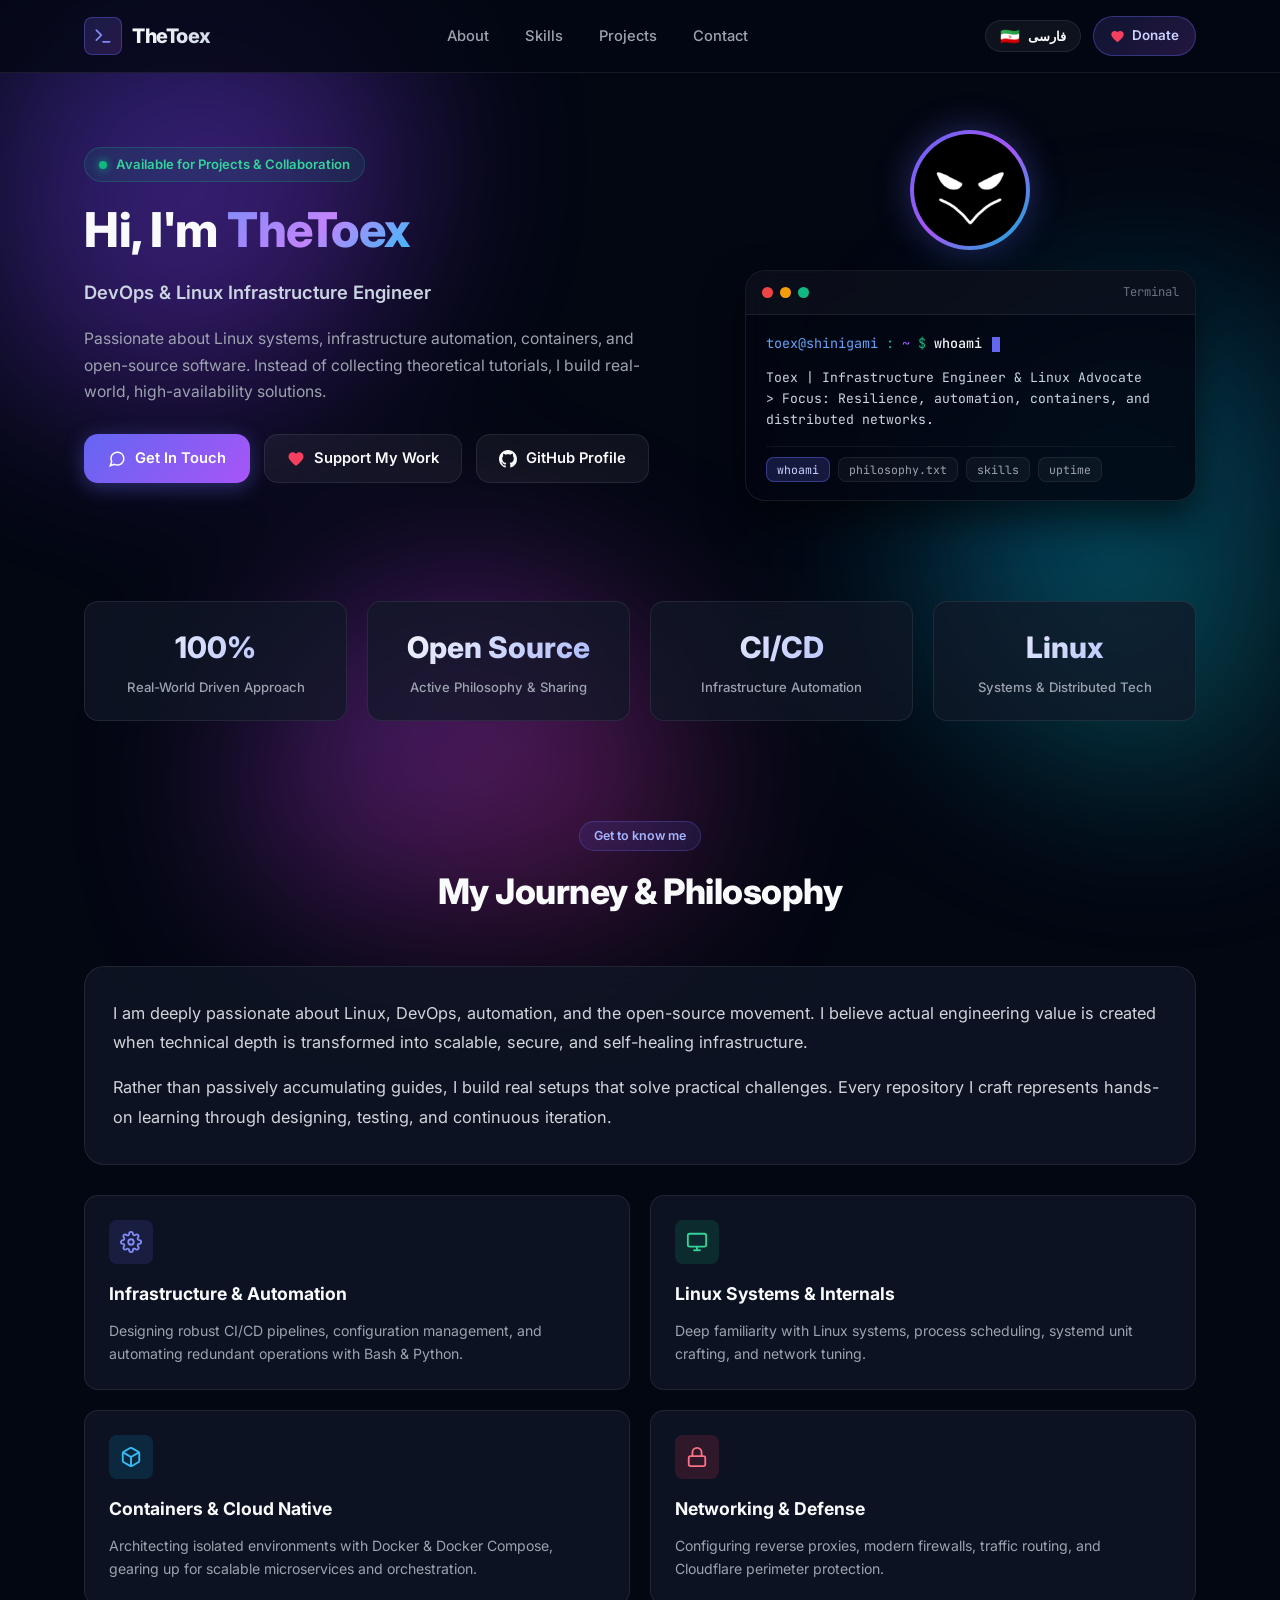
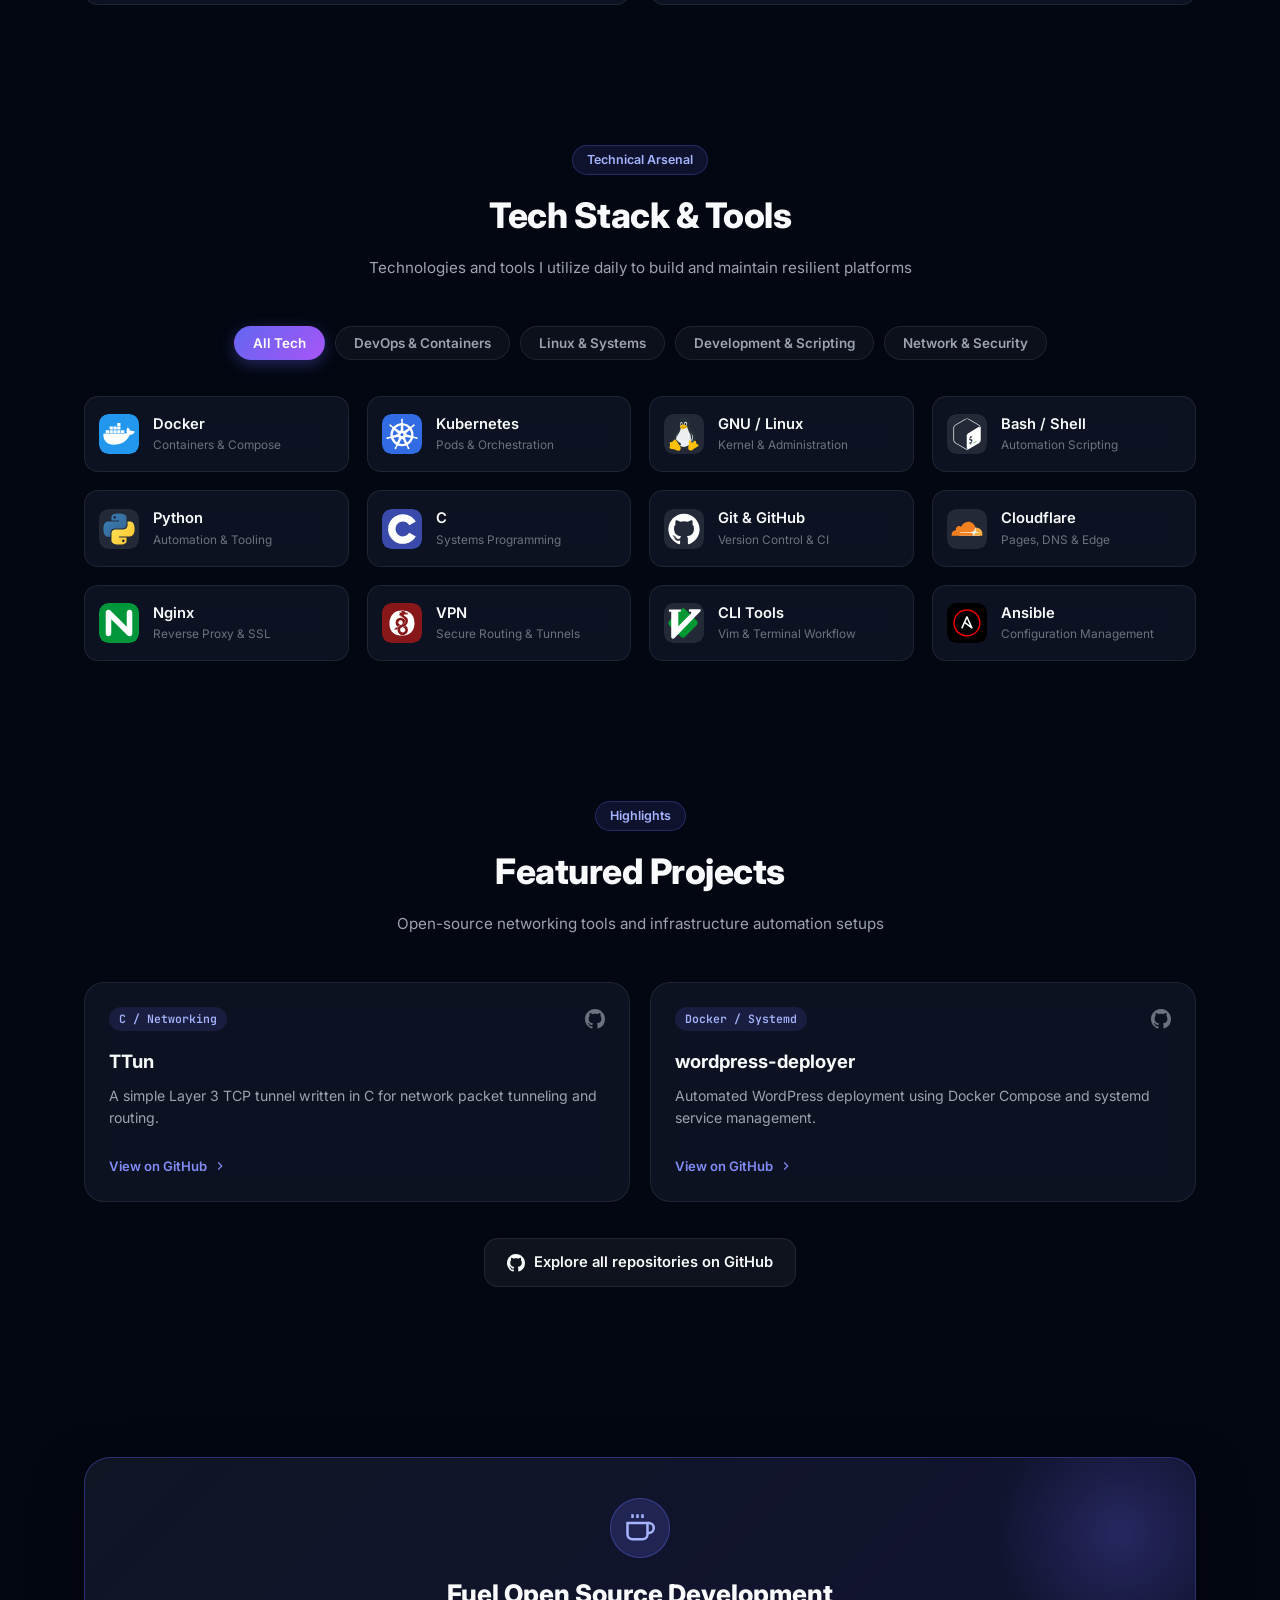
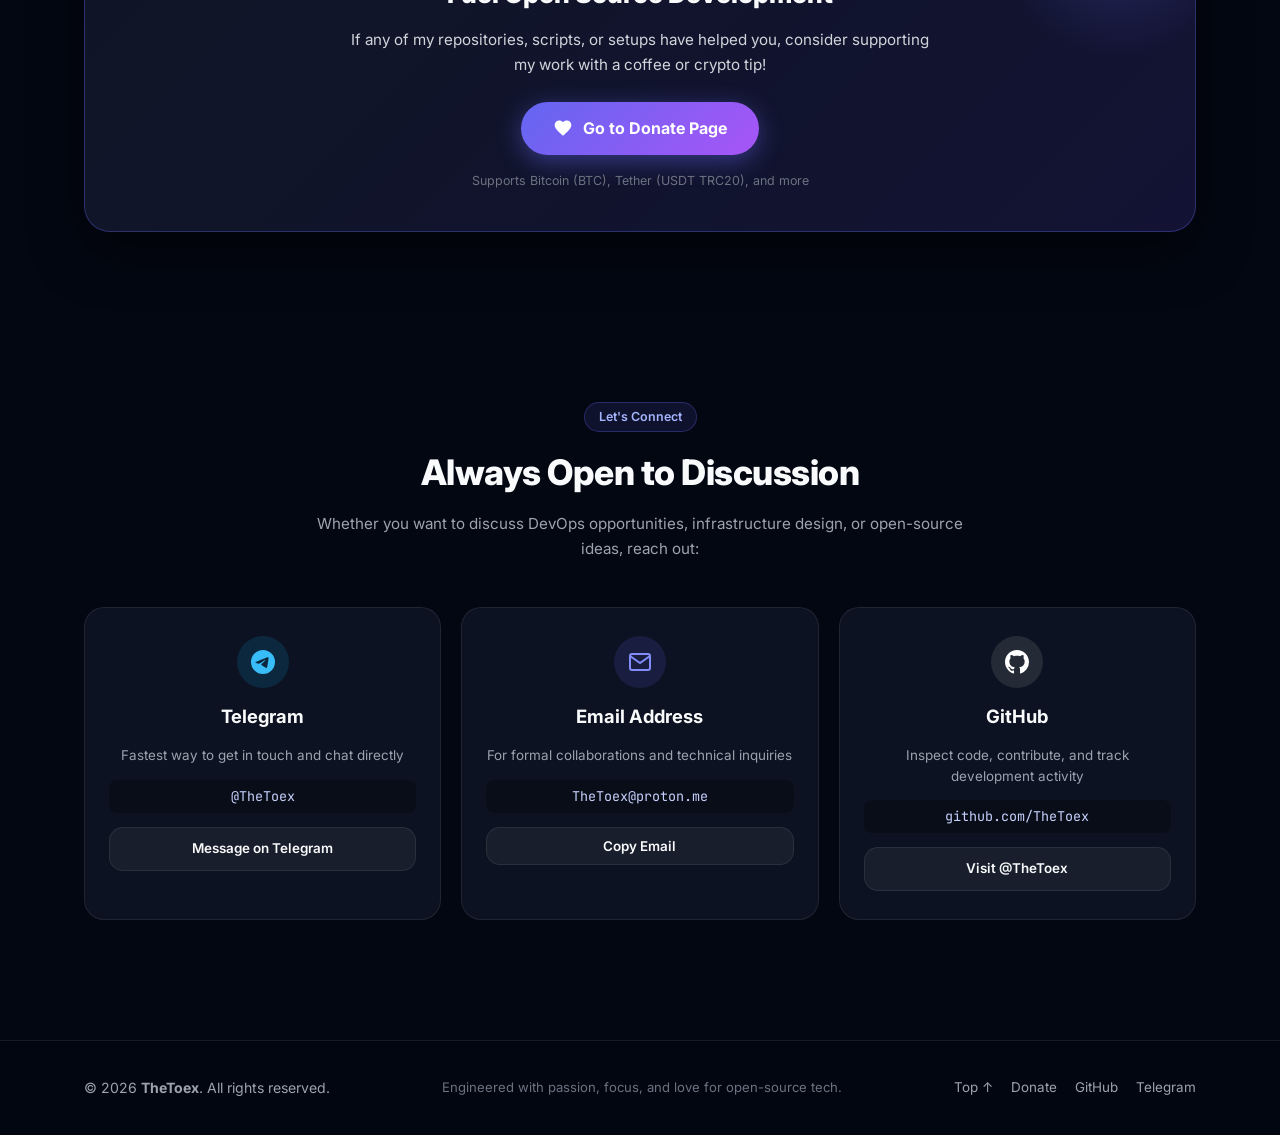
<file: index.html>
<!DOCTYPE html>
<html lang="en" dir="ltr">
<head>
    <meta charset="UTF-8">
    <meta name="viewport" content="width=device-width, initial-scale=1.0">
    <meta name="description" content="Toex (TheToex) - DevOps & Linux Infrastructure Engineer. Passionate about automation, containers, open source, and high-availability systems.">
    <meta name="keywords" content="DevOps, Linux, Docker, Kubernetes, CI/CD, Python, Bash, C, Networking, Automation, TheToex, Cloudflare">
    <meta name="author" content="TheToex">
    <meta name="theme-color" content="#030712">

    <!-- Open Graph -->
    <meta property="og:title" content="TheToex | DevOps & Linux Infrastructure Engineer">
    <meta property="og:description" content="Personal portfolio and resume of Toex. Linux, DevOps, automation and cloud-native systems.">
    <meta property="og:type" content="website">
    <meta property="og:url" content="https://thetoex.ir">
    <meta property="og:image" content="assets/images/avatar.jpg">

    <title data-i18n="pageTitle">TheToex | DevOps & Linux Infrastructure Engineer</title>

    <!-- Stylesheet -->
    <link rel="stylesheet" href="assets/css/style.css">
    <link rel="icon" type="image/jpeg" href="assets/images/avatar.jpg">
</head>
<body>

    <!-- Animated Ambient Glow Blobs -->
    <div class="background-glow" aria-hidden="true">
        <div class="glow-blob"></div>
        <div class="glow-blob"></div>
        <div class="glow-blob"></div>
    </div>

    <!-- Navigation Bar -->
    <header class="site-header">
        <div class="container nav-container">
            <!-- Brand Logo -->
            <a href="#" class="brand-logo" aria-label="TheToex Home">
                <span class="brand-icon">
                    <svg viewBox="0 0 24 24" fill="none" stroke="currentColor" stroke-width="2" stroke-linecap="round" stroke-linejoin="round">
                        <polyline points="4 17 10 11 4 5"></polyline>
                        <line x1="12" y1="19" x2="20" y2="19"></line>
                    </svg>
                </span>
                <span class="brand-name">TheToex</span>
            </a>

            <!-- Desktop Navigation Links -->
            <ul class="nav-links">
                <li><a href="#about" class="nav-link" data-i18n="nav.about">About</a></li>
                <li><a href="#skills" class="nav-link" data-i18n="nav.skills">Skills</a></li>
                <li><a href="#projects" class="nav-link" data-i18n="nav.projects">Projects</a></li>
                <li><a href="#contact" class="nav-link" data-i18n="nav.contact">Contact</a></li>
            </ul>

            <!-- Actions: Language Toggle & Donate -->
            <div class="nav-actions">
                <!-- Language Switcher Pill (Default shows Persian button to switch to FA) -->
                <button type="button" class="lang-btn" id="lang-toggle-btn" title="Switch Language / تغییر زبان">
                    <span class="lang-flag" id="current-lang-flag">🇮🇷</span>
                    <span id="current-lang-label">فارسی</span>
                </button>

                <!-- Donate Link -->
                <a href="/donate" class="nav-donate-btn">
                    <svg viewBox="0 0 24 24" fill="currentColor">
                        <path d="M12 21.35l-1.45-1.32C5.4 15.36 2 12.28 2 8.5 2 5.42 4.42 3 7.5 3c1.74 0 3.41.81 4.5 2.09C13.09 3.81 14.76 3 16.5 3 19.58 3 22 5.42 22 8.5c0 3.78-3.4 6.86-8.55 11.54L12 21.35z"/>
                    </svg>
                    <span data-i18n="nav.donate">Donate</span>
                </a>

                <!-- Mobile Menu Toggle Button -->
                <button type="button" class="mobile-toggle" id="mobile-menu-btn" aria-label="Toggle navigation menu">
                    <svg viewBox="0 0 24 24" fill="none" stroke="currentColor" stroke-width="2" stroke-linecap="round" stroke-linejoin="round">
                        <line x1="3" y1="12" x2="21" y2="12"></line>
                        <line x1="3" y1="6" x2="21" y2="6"></line>
                        <line x1="3" y1="18" x2="21" y2="18"></line>
                    </svg>
                </button>
            </div>
        </div>

        <!-- Mobile Navigation Menu Dropdown -->
        <div class="mobile-menu" id="mobile-menu">
            <a href="#about" class="mobile-nav-link" data-i18n="nav.about">About</a>
            <a href="#skills" class="mobile-nav-link" data-i18n="nav.skills">Skills</a>
            <a href="#projects" class="mobile-nav-link" data-i18n="nav.projects">Projects</a>
            <a href="#contact" class="mobile-nav-link" data-i18n="nav.contact">Contact</a>
            <a href="/donate" class="mobile-nav-link" data-i18n="nav.donate">Donate</a>
        </div>
    </header>

    <main>
        <!-- Hero Section -->
        <section class="hero-section" id="hero">
            <div class="container hero-grid">
                <!-- Textual Introduction -->
                <div class="hero-content">
                    <div class="status-pill">
                        <span class="pulse-dot"></span>
                        <span data-i18n="hero.statusBadge">Available for Projects & Collaboration</span>
                    </div>

                    <h1 class="hero-title">
                        <span data-i18n="hero.greeting">Hi, I'm</span>
                        <span class="hero-name-gradient" data-i18n="hero.name">TheToex</span>
                    </h1>

                    <div class="hero-subtitle" data-i18n="hero.role">
                        DevOps & Linux Infrastructure Engineer
                    </div>

                    <p class="hero-bio" data-i18n="hero.bio">
                        Passionate about Linux systems, infrastructure automation, containers, and open-source software. Instead of collecting theoretical tutorials, I build real-world, high-availability solutions.
                    </p>

                    <div class="hero-cta-group">
                        <a href="#contact" class="btn-primary">
                            <svg viewBox="0 0 24 24" fill="none" stroke="currentColor" stroke-width="2">
                                <path d="M21 11.5a8.38 8.38 0 0 1-.9 3.8 8.5 8.5 0 0 1-7.6 4.7 8.38 8.38 0 0 1-3.8-.9L3 21l1.9-5.7a8.38 8.38 0 0 1-.9-3.8 8.5 8.5 0 0 1 4.7-7.6 8.38 8.38 0 0 1 3.8-.9h.5a8.48 8.48 0 0 1 8 8v.5z"></path>
                            </svg>
                            <span data-i18n="hero.btnContact">Get In Touch</span>
                        </a>

                        <a href="/donate" class="btn-secondary">
                            <svg viewBox="0 0 24 24" fill="currentColor" style="color: #f43f5e;">
                                <path d="M12 21.35l-1.45-1.32C5.4 15.36 2 12.28 2 8.5 2 5.42 4.42 3 7.5 3c1.74 0 3.41.81 4.5 2.09C13.09 3.81 14.76 3 16.5 3 19.58 3 22 5.42 22 8.5c0 3.78-3.4 6.86-8.55 11.54L12 21.35z"/>
                            </svg>
                            <span data-i18n="hero.btnDonate">Support My Work</span>
                        </a>

                        <a href="https://github.com/TheToex" target="_blank" rel="noopener noreferrer" class="btn-secondary">
                            <svg viewBox="0 0 24 24" fill="currentColor">
                                <path d="M12 0C5.37 0 0 5.37 0 12c0 5.31 3.435 9.795 8.205 11.385.6.105.825-.255.825-.57 0-.285-.015-1.23-.015-2.235-3.015.555-3.795-.735-4.035-1.41-.135-.345-.72-1.41-1.23-1.695-.42-.225-1.02-.78-.015-.795.945-.015 1.62.87 1.845 1.23 1.08 1.815 2.805 1.305 3.495.99.105-.78.42-1.305.765-1.605-2.67-.3-5.46-1.335-5.46-5.925 0-1.305.465-2.385 1.23-3.225-.12-.3-.54-1.53.12-3.18 0 0 1.005-.315 3.3 1.23.96-.27 1.98-.405 3-.405s2.04.135 3 .405c2.295-1.56 3.3-1.23 3.3-1.23.66 1.65.24 2.88.12 3.18.765.84 1.23 1.905 1.23 3.225 0 4.605-2.805 5.625-5.475 5.925.435.375.81 1.095.81 2.22 0 1.605-.015 2.895-.015 3.3 0 .315.225.69.825.57A12.02 12.02 0 0024 12c0-6.63-5.37-12-12-12z"/>
                            </svg>
                            <span data-i18n="hero.btnGitHub">GitHub Profile</span>
                        </a>
                    </div>
                </div>

                <!-- Visual Element: Avatar & Interactive Terminal -->
                <div class="hero-visual">
                    <div class="hero-avatar-wrapper">
                        <img src="assets/images/avatar.jpg" alt="TheToex Profile" class="hero-avatar-img">
                    </div>

                    <!-- Interactive Terminal Simulation -->
                    <div class="terminal-window">
                        <div class="terminal-header">
                            <div class="terminal-controls">
                                <span class="terminal-dot red"></span>
                                <span class="terminal-dot yellow"></span>
                                <span class="terminal-dot green"></span>
                            </div>
                            <span class="terminal-title">Terminal</span>
                        </div>
                        <div class="terminal-body">
                            <div class="terminal-prompt-line">
                                <span class="terminal-prompt-host">toex@shinigami</span>:<span class="terminal-prompt-char">~</span>$
                                <span class="terminal-command" id="terminal-active-command">whoami</span>
                                <span class="terminal-cursor"></span>
                            </div>
                            <div class="terminal-output" id="terminal-active-output">Toex | Infrastructure Engineer & Linux Advocate
> Focus: Resilience, automation, containers, and distributed networks.</div>

                            <!-- Terminal Tab Buttons -->
                            <div class="terminal-quick-nav">
                                <button type="button" class="terminal-cmd-trigger active" data-cmd="whoami">whoami</button>
                                <button type="button" class="terminal-cmd-trigger" data-cmd="philosophy">philosophy.txt</button>
                                <button type="button" class="terminal-cmd-trigger" data-cmd="skills">skills</button>
                                <button type="button" class="terminal-cmd-trigger" data-cmd="uptime">uptime</button>
                            </div>
                        </div>
                    </div>
                </div>
            </div>
        </section>

        <!-- Stats Section -->
        <section class="stats-section">
            <div class="container">
                <div class="stats-grid">
                    <div class="stat-card">
                        <div class="stat-number" data-i18n="stats.stat1Val">100%</div>
                        <div class="stat-label" data-i18n="stats.stat1Label">Real-World Driven Approach</div>
                    </div>
                    <div class="stat-card">
                        <div class="stat-number" data-i18n="stats.stat2Val">Open Source</div>
                        <div class="stat-label" data-i18n="stats.stat2Label">Active Philosophy & Sharing</div>
                    </div>
                    <div class="stat-card">
                        <div class="stat-number" data-i18n="stats.stat3Val">CI/CD</div>
                        <div class="stat-label" data-i18n="stats.stat3Label">Infrastructure Automation</div>
                    </div>
                    <div class="stat-card">
                        <div class="stat-number" data-i18n="stats.stat4Val">Linux</div>
                        <div class="stat-label" data-i18n="stats.stat4Label">Systems & Distributed Tech</div>
                    </div>
                </div>
            </div>
        </section>

        <!-- About Section -->
        <section class="section reveal-on-scroll" id="about">
            <div class="container">
                <div class="section-header">
                    <span class="section-badge" data-i18n="about.badge">Get to know me</span>
                    <h2 class="section-title" data-i18n="about.title">My Journey & Philosophy</h2>
                </div>

                <div class="about-text-card">
                    <p data-i18n="about.p1">
                        I am deeply passionate about Linux, DevOps, automation, and the open-source movement. I believe actual engineering value is created when technical depth is transformed into scalable, secure, and self-healing infrastructure.
                    </p>
                    <p data-i18n="about.p2">
                        Rather than passively accumulating guides, I build real setups that solve practical challenges. Every repository I craft represents hands-on learning through designing, testing, and continuous iteration.
                    </p>
                </div>

                <!-- 4 Core Pillars -->
                <div class="pillars-grid">
                    <div class="pillar-card">
                        <div class="pillar-icon-box pillar-icon-1">
                            <svg viewBox="0 0 24 24" fill="none" stroke="currentColor" stroke-width="2">
                                <circle cx="12" cy="12" r="3"></circle>
                                <path d="M19.4 15a1.65 1.65 0 0 0 .33 1.82l.06.06a2 2 0 0 1 0 2.83 2 2 0 0 1-2.83 0l-.06-.06a1.65 1.65 0 0 0-1.82-.33 1.65 1.65 0 0 0-1 1.51V21a2 2 0 0 1-2 2 2 2 0 0 1-2-2v-.09A1.65 1.65 0 0 0 9 19.4a1.65 1.65 0 0 0-1.82.33l-.06.06a2 2 0 0 1-2.83 0 2 2 0 0 1 0-2.83l.06-.06a1.65 1.65 0 0 0 .33-1.82 1.65 1.65 0 0 0-1.51-1H3a2 2 0 0 1-2-2 2 2 0 0 1 2-2h.09A1.65 1.65 0 0 0 4.6 9a1.65 1.65 0 0 0-.33-1.82l-.06-.06a2 2 0 0 1 0-2.83 2 2 0 0 1 2.83 0l.06.06a1.65 1.65 0 0 0 1.82.33H9a1.65 1.65 0 0 0 1-1.51V3a2 2 0 0 1 2-2 2 2 0 0 1 2 2v.09a1.65 1.65 0 0 0 1 1.51 1.65 1.65 0 0 0 1.82-.33l.06-.06a2 2 0 0 1 2.83 0 2 2 0 0 1 0 2.83l-.06.06a1.65 1.65 0 0 0-.33 1.82V9a1.65 1.65 0 0 0 1.51 1H21a2 2 0 0 1 2 2 2 2 0 0 1-2 2h-.09a1.65 1.65 0 0 0-1.51 1z"></path>
                            </svg>
                        </div>
                        <h3 class="pillar-title" data-i18n="about.pillar1Title">Infrastructure & Automation</h3>
                        <p class="pillar-desc" data-i18n="about.pillar1Desc">Designing robust CI/CD pipelines, configuration management, and automating redundant operations with Bash & Python.</p>
                    </div>

                    <div class="pillar-card">
                        <div class="pillar-icon-box pillar-icon-2">
                            <svg viewBox="0 0 24 24" fill="none" stroke="currentColor" stroke-width="2">
                                <rect x="2" y="3" width="20" height="14" rx="2" ry="2"></rect>
                                <line x1="8" y1="21" x2="16" y2="21"></line>
                                <line x1="12" y1="17" x2="12" y2="21"></line>
                            </svg>
                        </div>
                        <h3 class="pillar-title" data-i18n="about.pillar2Title">Linux Systems & Internals</h3>
                        <p class="pillar-desc" data-i18n="about.pillar2Desc">Deep familiarity with Linux systems, process scheduling, systemd unit crafting, and network tuning.</p>
                    </div>

                    <div class="pillar-card">
                        <div class="pillar-icon-box pillar-icon-3">
                            <svg viewBox="0 0 24 24" fill="none" stroke="currentColor" stroke-width="2">
                                <path d="M21 16V8a2 2 0 0 0-1-1.73l-7-4a2 2 0 0 0-2 0l-7 4A2 2 0 0 0 3 8v8a2 2 0 0 0 1 1.73l7 4a2 2 0 0 0 2 0l7-4A2 2 0 0 0 21 16z"></path>
                                <polyline points="3.27 6.96 12 12.01 20.73 6.96"></polyline>
                                <line x1="12" y1="22.08" x2="12" y2="12"></line>
                            </svg>
                        </div>
                        <h3 class="pillar-title" data-i18n="about.pillar3Title">Containers & Cloud Native</h3>
                        <p class="pillar-desc" data-i18n="about.pillar3Desc">Architecting isolated environments with Docker & Docker Compose, gearing up for scalable microservices and orchestration.</p>
                    </div>

                    <div class="pillar-card">
                        <div class="pillar-icon-box pillar-icon-4">
                            <svg viewBox="0 0 24 24" fill="none" stroke="currentColor" stroke-width="2">
                                <rect x="3" y="11" width="18" height="11" rx="2" ry="2"></rect>
                                <path d="M7 11V7a5 5 0 0 1 10 0v4"></path>
                            </svg>
                        </div>
                        <h3 class="pillar-title" data-i18n="about.pillar4Title">Networking & Defense</h3>
                        <p class="pillar-desc" data-i18n="about.pillar4Desc">Configuring reverse proxies, modern firewalls, traffic routing, and Cloudflare perimeter protection.</p>
                    </div>
                </div>
            </div>
        </section>

        <!-- Skills Section with SkillIcons -->
        <section class="section reveal-on-scroll" id="skills">
            <div class="container">
                <div class="section-header">
                    <span class="section-badge" data-i18n="skills.badge">Technical Arsenal</span>
                    <h2 class="section-title" data-i18n="skills.title">Tech Stack & Tools</h2>
                    <p class="section-subtitle" data-i18n="skills.subtitle">Technologies and tools I utilize daily to build and maintain resilient platforms</p>
                </div>

                <!-- Category Filters -->
                <div class="skills-filter-nav">
                    <button type="button" class="skill-filter-btn active" data-filter="all" data-i18n="skills.categories.all">All Tech</button>
                    <button type="button" class="skill-filter-btn" data-filter="devops" data-i18n="skills.categories.devops">DevOps & Containers</button>
                    <button type="button" class="skill-filter-btn" data-filter="linux" data-i18n="skills.categories.linux">Linux & Systems</button>
                    <button type="button" class="skill-filter-btn" data-filter="dev" data-i18n="skills.categories.dev">Development & Scripting</button>
                    <button type="button" class="skill-filter-btn" data-filter="network" data-i18n="skills.categories.network">Network & Security</button>
                </div>

                <!-- Skills Grid with Local SkillIcons -->
                <div class="skills-grid">
                    <!-- Docker -->
                    <div class="skill-card" data-category="devops">
                        <div class="skill-icon">
                            <img src="assets/icons/docker.svg" alt="Docker" width="40" height="40" loading="lazy">
                        </div>
                        <div class="skill-info">
                            <span class="skill-name">Docker</span>
                            <span class="skill-level">Containers & Compose</span>
                        </div>
                    </div>

                    <!-- Kubernetes -->
                    <div class="skill-card" data-category="devops">
                        <div class="skill-icon">
                            <img src="assets/icons/kubernetes.svg" alt="Kubernetes" width="40" height="40" loading="lazy">
                        </div>
                        <div class="skill-info">
                            <span class="skill-name">Kubernetes</span>
                            <span class="skill-level">Pods & Orchestration</span>
                        </div>
                    </div>

                    <!-- Linux Systems -->
                    <div class="skill-card" data-category="linux">
                        <div class="skill-icon">
                            <img src="assets/icons/linux.svg" alt="Linux" width="40" height="40" loading="lazy">
                        </div>
                        <div class="skill-info">
                            <span class="skill-name">GNU / Linux</span>
                            <span class="skill-level">Kernel & Administration</span>
                        </div>
                    </div>

                    <!-- Bash / Shell -->
                    <div class="skill-card" data-category="dev linux">
                        <div class="skill-icon">
                            <img src="assets/icons/bash.svg" alt="Bash" width="40" height="40" loading="lazy">
                        </div>
                        <div class="skill-info">
                            <span class="skill-name">Bash / Shell</span>
                            <span class="skill-level">Automation Scripting</span>
                        </div>
                    </div>

                    <!-- Python -->
                    <div class="skill-card" data-category="dev">
                        <div class="skill-icon">
                            <img src="assets/icons/python.svg" alt="Python" width="40" height="40" loading="lazy">
                        </div>
                        <div class="skill-info">
                            <span class="skill-name">Python</span>
                            <span class="skill-level">Automation & Tooling</span>
                        </div>
                    </div>

                    <!-- C Language -->
                    <div class="skill-card" data-category="dev">
                        <div class="skill-icon">
                            <img src="assets/icons/c.svg" alt="C" width="40" height="40" loading="lazy">
                        </div>
                        <div class="skill-info">
                            <span class="skill-name">C</span>
                            <span class="skill-level">Systems Programming</span>
                        </div>
                    </div>

                    <!-- Git & GitHub -->
                    <div class="skill-card" data-category="dev network">
                        <div class="skill-icon">
                            <img src="assets/icons/github.svg" alt="Git & GitHub" width="40" height="40" loading="lazy">
                        </div>
                        <div class="skill-info">
                            <span class="skill-name">Git & GitHub</span>
                            <span class="skill-level">Version Control & CI</span>
                        </div>
                    </div>

                    <!-- Cloudflare -->
                    <div class="skill-card" data-category="network">
                        <div class="skill-icon">
                            <img src="assets/icons/cloudflare.svg" alt="Cloudflare" width="40" height="40" loading="lazy">
                        </div>
                        <div class="skill-info">
                            <span class="skill-name">Cloudflare</span>
                            <span class="skill-level">Pages, DNS & Edge</span>
                        </div>
                    </div>

                    <!-- Nginx -->
                    <div class="skill-card" data-category="network devops">
                        <div class="skill-icon">
                            <img src="assets/icons/nginx.svg" alt="Nginx" width="40" height="40" loading="lazy">
                        </div>
                        <div class="skill-info">
                            <span class="skill-name">Nginx</span>
                            <span class="skill-level">Reverse Proxy & SSL</span>
                        </div>
                    </div>

                    <!-- VPN (Updated from WireGuard & VPN) -->
                    <div class="skill-card" data-category="network">
                        <div class="skill-icon">
                            <img src="assets/icons/vpn.svg" alt="VPN" width="40" height="40" loading="lazy">
                        </div>
                        <div class="skill-info">
                            <span class="skill-name">VPN</span>
                            <span class="skill-level">Secure Routing & Tunnels</span>
                        </div>
                    </div>

                    <!-- CLI Tools (Updated from Vim & CLI Tools) -->
                    <div class="skill-card" data-category="dev linux">
                        <div class="skill-icon">
                            <img src="assets/icons/vim.svg" alt="CLI Tools" width="40" height="40" loading="lazy">
                        </div>
                        <div class="skill-info">
                            <span class="skill-name">CLI Tools</span>
                            <span class="skill-level">Vim & Terminal Workflow</span>
                        </div>
                    </div>

                    <!-- Ansible -->
                    <div class="skill-card" data-category="devops">
                        <div class="skill-icon">
                            <img src="assets/icons/ansible.svg" alt="Ansible" width="40" height="40" loading="lazy">
                        </div>
                        <div class="skill-info">
                            <span class="skill-name">Ansible</span>
                            <span class="skill-level">Configuration Management</span>
                        </div>
                    </div>


                </div>
            </div>
        </section>

        <!-- Projects Section (Clean placeholders ready for future projects) -->
        <section class="section reveal-on-scroll" id="projects">
            <div class="container">
                <div class="section-header">
                    <span class="section-badge" data-i18n="projects.badge">Highlights</span>
                    <h2 class="section-title" data-i18n="projects.title">Projects & Repositories</h2>
                    <p class="section-subtitle" data-i18n="projects.subtitle">A glimpse of open-source projects, automation toolsets, and infrastructure setups on GitHub</p>
                </div>

                <div class="projects-grid">
                    <!-- Project 1: TTun -->
                    <div class="project-card">
                        <div class="project-top">
                            <span class="project-tag" data-i18n="projects.p1Tag">C / Networking</span>
                            <span class="project-github-icon">
                                <svg viewBox="0 0 24 24" fill="currentColor"><path d="M12 0C5.37 0 0 5.37 0 12c0 5.31 3.435 9.795 8.205 11.385.6.105.825-.255.825-.57 0-.285-.015-1.23-.015-2.235-3.015.555-3.795-.735-4.035-1.41-.135-.345-.72-1.41-1.23-1.695-.42-.225-1.02-.78-.015-.795.945-.015 1.62.87 1.845 1.23 1.08 1.815 2.805 1.305 3.495.99.105-.78.42-1.305.765-1.605-2.67-.3-5.46-1.335-5.46-5.925 0-1.305.465-2.385 1.23-3.225-.12-.3-.54-1.53.12-3.18 0 0 1.005-.315 3.3 1.23.96-.27 1.98-.405 3-.405s2.04.135 3 .405c2.295-1.56 3.3-1.23 3.3-1.23.66 1.65.24 2.88.12 3.18.765.84 1.23 1.905 1.23 3.225 0 4.605-2.805 5.625-5.475 5.925.435.375.81 1.095.81 2.22 0 1.605-.015 2.895-.015 3.3 0 .315.225.69.825.57A12.02 12.02 0 0024 12c0-6.63-5.37-12-12-12z"/></svg>
                            </span>
                        </div>
                        <div>
                            <h3 class="project-title" data-i18n="projects.p1Title">TTun</h3>
                            <p class="project-desc" data-i18n="projects.p1Desc">A simple Layer 3 TCP tunnel written in C for network packet tunneling and routing.</p>
                        </div>
                        <a href="https://github.com/TheToex/TTun" target="_blank" rel="noopener noreferrer" class="project-link-btn">
                            <span data-i18n="projects.viewOnGithub">View on GitHub</span>
                            <svg viewBox="0 0 24 24" fill="none" stroke="currentColor" stroke-width="2"><polyline points="9 18 15 12 9 6"></polyline></svg>
                        </a>
                    </div>

                    <!-- Project 2: wordpress-deployer -->
                    <div class="project-card">
                        <div class="project-top">
                            <span class="project-tag" data-i18n="projects.p2Tag">Docker / Systemd</span>
                            <span class="project-github-icon">
                                <svg viewBox="0 0 24 24" fill="currentColor"><path d="M12 0C5.37 0 0 5.37 0 12c0 5.31 3.435 9.795 8.205 11.385.6.105.825-.255.825-.57 0-.285-.015-1.23-.015-2.235-3.015.555-3.795-.735-4.035-1.41-.135-.345-.72-1.41-1.23-1.695-.42-.225-1.02-.78-.015-.795.945-.015 1.62.87 1.845 1.23 1.08 1.815 2.805 1.305 3.495.99.105-.78.42-1.305.765-1.605-2.67-.3-5.46-1.335-5.46-5.925 0-1.305.465-2.385 1.23-3.225-.12-.3-.54-1.53.12-3.18 0 0 1.005-.315 3.3 1.23.96-.27 1.98-.405 3-.405s2.04.135 3 .405c2.295-1.56 3.3-1.23 3.3-1.23.66 1.65.24 2.88.12 3.18.765.84 1.23 1.905 1.23 3.225 0 4.605-2.805 5.625-5.475 5.925.435.375.81 1.095.81 2.22 0 1.605-.015 2.895-.015 3.3 0 .315.225.69.825.57A12.02 12.02 0 0024 12c0-6.63-5.37-12-12-12z"/></svg>
                            </span>
                        </div>
                        <div>
                            <h3 class="project-title" data-i18n="projects.p2Title">wordpress-deployer</h3>
                            <p class="project-desc" data-i18n="projects.p2Desc">Automated WordPress deployment using Docker Compose and systemd service management.</p>
                        </div>
                        <a href="https://github.com/TheToex/wordpress-deployer" target="_blank" rel="noopener noreferrer" class="project-link-btn">
                            <span data-i18n="projects.viewOnGithub">View on GitHub</span>
                            <svg viewBox="0 0 24 24" fill="none" stroke="currentColor" stroke-width="2"><polyline points="9 18 15 12 9 6"></polyline></svg>
                        </a>
                    </div>
                </div>

                <div class="all-projects-center">
                    <a href="https://github.com/TheToex?tab=repositories" target="_blank" rel="noopener noreferrer" class="btn-secondary">
                        <svg viewBox="0 0 24 24" fill="currentColor">
                            <path d="M12 0C5.37 0 0 5.37 0 12c0 5.31 3.435 9.795 8.205 11.385.6.105.825-.255.825-.57 0-.285-.015-1.23-.015-2.235-3.015.555-3.795-.735-4.035-1.41-.135-.345-.72-1.41-1.23-1.695-.42-.225-1.02-.78-.015-.795.945-.015 1.62.87 1.845 1.23 1.08 1.815 2.805 1.305 3.495.99.105-.78.42-1.305.765-1.605-2.67-.3-5.46-1.335-5.46-5.925 0-1.305.465-2.385 1.23-3.225-.12-.3-.54-1.53.12-3.18 0 0 1.005-.315 3.3 1.23.96-.27 1.98-.405 3-.405s2.04.135 3 .405c2.295-1.56 3.3-1.23 3.3-1.23.66 1.65.24 2.88.12 3.18.765.84 1.23 1.905 1.23 3.225 0 4.605-2.805 5.625-5.475 5.925.435.375.81 1.095.81 2.22 0 1.605-.015 2.895-.015 3.3 0 .315.225.69.825.57A12.02 12.02 0 0024 12c0-6.63-5.37-12-12-12z"/>
                        </svg>
                        <span data-i18n="projects.viewAllBtn">Explore all repositories on GitHub</span>
                    </a>
                </div>
            </div>
        </section>

        <!-- Donate Callout Section -->
        <section class="section reveal-on-scroll">
            <div class="container">
                <div class="donate-callout-card">
                    <div class="donate-coffee-icon">
                        <svg viewBox="0 0 24 24" fill="none" stroke="currentColor" stroke-width="2">
                            <path d="M18 8h1a4 4 0 0 1 0 8h-1"></path>
                            <path d="M2 8h16v9a4 4 0 0 1-4 4H6a4 4 0 0 1-4-4V8z"></path>
                            <line x1="6" y1="1" x2="6" y2="4"></line>
                            <line x1="10" y1="1" x2="10" y2="4"></line>
                            <line x1="14" y1="1" x2="14" y2="4"></line>
                        </svg>
                    </div>

                    <h2 class="donate-card-title" data-i18n="donateCallout.title">Fuel Open Source Development</h2>
                    <p class="donate-card-desc" data-i18n="donateCallout.desc">
                        If any of my repositories, scripts, or setups have helped you, consider supporting my work with a coffee or crypto tip!
                    </p>

                    <a href="/donate" class="donate-big-btn">
                        <svg viewBox="0 0 24 24" fill="currentColor" style="width: 20px; height: 20px;">
                            <path d="M12 21.35l-1.45-1.32C5.4 15.36 2 12.28 2 8.5 2 5.42 4.42 3 7.5 3c1.74 0 3.41.81 4.5 2.09C13.09 3.81 14.76 3 16.5 3 19.58 3 22 5.42 22 8.5c0 3.78-3.4 6.86-8.55 11.54L12 21.35z"/>
                        </svg>
                        <span data-i18n="donateCallout.btnText">Go to Donate Page</span>
                    </a>

                    <div class="donate-card-note" data-i18n="donateCallout.note">
                        Supports Bitcoin (BTC), Tether (USDT TRC20), and more
                    </div>
                </div>
            </div>
        </section>

        <!-- Contact Section -->
        <section class="section reveal-on-scroll" id="contact">
            <div class="container">
                <div class="section-header">
                    <span class="section-badge" data-i18n="contact.badge">Let's Connect</span>
                    <h2 class="section-title" data-i18n="contact.title">Always Open to Discussion</h2>
                    <p class="section-subtitle" data-i18n="contact.subtitle">Whether you want to discuss DevOps opportunities, infrastructure design, or open-source ideas, reach out:</p>
                </div>

                <div class="contact-grid">
                    <!-- Telegram -->
                    <div class="contact-card">
                        <div class="contact-card-icon icon-tg">
                            <svg viewBox="0 0 24 24" fill="currentColor">
                                <path d="M11.944 0A12 12 0 0 0 0 12a12 12 0 0 0 12 12 12 12 0 0 0 12-12A12 12 0 0 0 12 0a12 12 0 0 0-.056 0zm4.962 7.224c.1-.002.321.023.465.14a.506.506 0 0 1 .171.325c.016.093.036.306.02.472-.18 1.898-.962 6.502-1.36 8.627-.168.9-.499 1.201-.82 1.23-.696.065-1.225-.46-1.9-.902-1.056-.693-1.653-1.124-2.678-1.8-1.185-.78-.417-1.21.258-1.91.177-.184 3.247-2.977 3.307-3.23.007-.032.014-.15-.056-.212s-.174-.041-.249-.024c-.106.024-1.793 1.14-5.061 3.345-.48.33-.913.49-1.302.48-.428-.008-1.252-.241-1.865-.44-.752-.245-1.349-.374-1.297-.789.027-.216.325-.437.893-.663 3.498-1.524 5.83-2.529 6.998-3.014 3.332-1.386 4.025-1.627 4.476-1.635z"/>
                            </svg>
                        </div>
                        <h3 class="contact-title" data-i18n="contact.telegramCardTitle">Telegram</h3>
                        <p class="contact-desc" data-i18n="contact.telegramDesc">Fastest way to get in touch and chat directly</p>
                        <div class="contact-value">@TheToex</div>
                        <a href="https://t.me/TheToex" target="_blank" rel="noopener noreferrer" class="contact-action-btn">
                            <span data-i18n="contact.btnTelegram">Message on Telegram</span>
                        </a>
                    </div>

                    <!-- Email -->
                    <div class="contact-card">
                        <div class="contact-card-icon icon-mail">
                            <svg viewBox="0 0 24 24" fill="none" stroke="currentColor" stroke-width="2">
                                <path d="M4 4h16c1.1 0 2 .9 2 2v12c0 1.1-.9 2-2 2H4c-1.1 0-2-.9-2-2V6c0-1.1.9-2 2-2z"></path>
                                <polyline points="22,6 12,13 2,6"></polyline>
                            </svg>
                        </div>
                        <h3 class="contact-title" data-i18n="contact.emailCardTitle">Email Address</h3>
                        <p class="contact-desc" data-i18n="contact.emailDesc">For formal collaborations and technical inquiries</p>
                        <div class="contact-value" id="email-address-text">TheToex@proton.me</div>
                        <button type="button" class="contact-action-btn" onclick="copyText('TheToex@proton.me', this, currentLang === 'fa' ? 'ایمیل کپی شد! ✓' : 'Email Copied! ✓')">
                            <span data-i18n="contact.btnCopyEmail">Copy Email</span>
                        </button>
                    </div>

                    <!-- GitHub -->
                    <div class="contact-card">
                        <div class="contact-card-icon icon-gh">
                            <svg viewBox="0 0 24 24" fill="currentColor">
                                <path d="M12 0C5.37 0 0 5.37 0 12c0 5.31 3.435 9.795 8.205 11.385.6.105.825-.255.825-.57 0-.285-.015-1.23-.015-2.235-3.015.555-3.795-.735-4.035-1.41-.135-.345-.72-1.41-1.23-1.695-.42-.225-1.02-.78-.015-.795.945-.015 1.62.87 1.845 1.23 1.08 1.815 2.805 1.305 3.495.99.105-.78.42-1.305.765-1.605-2.67-.3-5.46-1.335-5.46-5.925 0-1.305.465-2.385 1.23-3.225-.12-.3-.54-1.53.12-3.18 0 0 1.005-.315 3.3 1.23.96-.27 1.98-.405 3-.405s2.04.135 3 .405c2.295-1.56 3.3-1.23 3.3-1.23.66 1.65.24 2.88.12 3.18.765.84 1.23 1.905 1.23 3.225 0 4.605-2.805 5.625-5.475 5.925.435.375.81 1.095.81 2.22 0 1.605-.015 2.895-.015 3.3 0 .315.225.69.825.57A12.02 12.02 0 0024 12c0-6.63-5.37-12-12-12z"/>
                            </svg>
                        </div>
                        <h3 class="contact-title" data-i18n="contact.githubCardTitle">GitHub</h3>
                        <p class="contact-desc" data-i18n="contact.githubDesc">Inspect code, contribute, and track development activity</p>
                        <div class="contact-value">github.com/TheToex</div>
                        <a href="https://github.com/TheToex" target="_blank" rel="noopener noreferrer" class="contact-action-btn">
                            <span data-i18n="contact.btnGithub">Visit @TheToex</span>
                        </a>
                    </div>
                </div>
            </div>
        </section>
    </main>

    <!-- Footer -->
    <footer class="site-footer">
        <div class="container footer-content">
            <div class="footer-brand">
                © 2026 <strong>TheToex</strong>. <span data-i18n="footer.rights">All rights reserved.</span>
            </div>
            <div class="footer-note" data-i18n="footer.builtWith">
                Engineered with passion, focus, and love for open-source tech.
            </div>
            <div class="footer-links">
                <a href="#hero" class="footer-link">Top ↑</a>
                <a href="/donate" class="footer-link" data-i18n="nav.donate">Donate</a>
                <a href="https://github.com/TheToex" target="_blank" rel="noopener noreferrer" class="footer-link">GitHub</a>
                <a href="https://t.me/TheToex" target="_blank" rel="noopener noreferrer" class="footer-link">Telegram</a>
            </div>
        </div>
    </footer>

    <!-- Translations & Main Scripts -->
    <script src="assets/js/translations.js"></script>
    <script src="assets/js/main.js"></script>
</body>
</html>
</file>
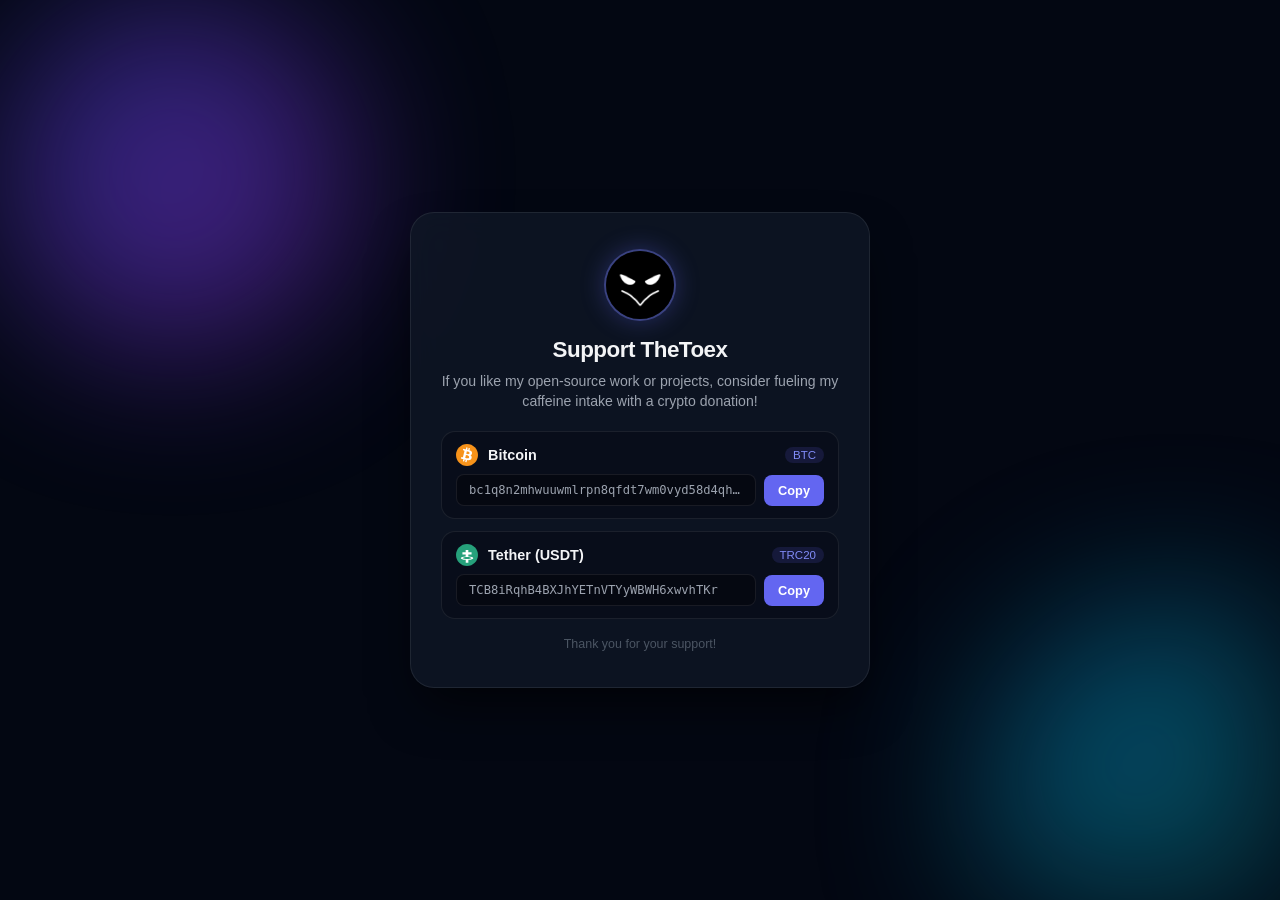
<file: donate/index.html>
<!DOCTYPE html>
<html lang="en">
<head>
    <meta charset="UTF-8">
    <meta name="viewport" content="width=device-width, initial-scale=1.0">
    <title>Donate to TheToex</title>
    <style>
        :root {
            --bg-color: #030712;
            --card-bg: rgba(17, 24, 39, 0.75);
            --border-color: rgba(255, 255, 255, 0.08);
            --text-primary: #f3f4f6;
            --text-secondary: #9ca3af;
            --accent-color: #6366f1;
            --accent-hover: #4f46e5;
            --success-color: #10b981;
        }

        * {
            box-sizing: border-box;
            margin: 0;
            padding: 0;
            font-family: -apple-system, BlinkMacSystemFont, "Segoe UI", Roboto, Helvetica, Arial, sans-serif;
            -webkit-tap-highlight-color: transparent;
        }

        button, a {
            -webkit-tap-highlight-color: transparent;
            -webkit-touch-callout: none;
            outline: none;
        }

        html, body {
            height: 100%;
            margin: 0;
            padding: 0;
            overscroll-behavior: none;
        }

        body {
            background-color: var(--bg-color);
            color: var(--text-primary);
            display: flex;
            justify-content: center;
            align-items: center;
            min-height: 100vh;
            min-height: 100dvh;
            padding: 16px;
            overflow-x: hidden;
            position: relative;
        }

        /* Animated Glowing Blurred Background Effect */
        .background-glow {
            position: fixed;
            width: 100%;
            height: 100%;
            top: 0;
            left: 0;
            overflow: hidden;
            z-index: -1;
            filter: blur(80px);
            opacity: 0.5;
            pointer-events: none;
        }

        .glow-blob {
            position: absolute;
            width: 350px;
            height: 350px;
            background: linear-gradient(135deg, #4f46e5, #9333ea);
            border-radius: 50%;
            animation: moveBlob 12s infinite alternate ease-in-out;
        }

        .glow-blob:nth-child(2) {
            background: linear-gradient(135deg, #0284c7, #0d9488);
            width: 400px;
            height: 400px;
            right: -100px;
            bottom: -100px;
            animation-duration: 16s;
            animation-direction: alternate-reverse;
        }

        @keyframes moveBlob {
            0% {
                transform: translate(-50px, -50px) scale(1);
            }
            50% {
                transform: translate(150px, 200px) scale(1.1);
            }
            100% {
                transform: translate(50px, 100px) scale(0.9);
            }
        }

        .container {
            width: 100%;
            max-width: 460px;
            z-index: 1;
        }

        .card {
            background-color: var(--card-bg);
            border: 1px solid var(--border-color);
            border-radius: 24px;
            padding: 24px 20px;
            box-shadow: 0 25px 50px -12px rgba(0, 0, 0, 0.7);
            text-align: center;
            backdrop-filter: blur(16px);
            -webkit-backdrop-filter: blur(16px);
        }

        @media (min-width: 480px) {
            .card {
                padding: 36px 30px;
            }
        }

        /* Profile Avatar Style */
        .avatar-container {
            width: 72px;
            height: 72px;
            margin: 0 auto 16px;
            border-radius: 50%;
            overflow: hidden;
            border: 2px solid rgba(99, 102, 241, 0.4);
            box-shadow: 0 0 25px rgba(99, 102, 241, 0.3);
            background-color: #1f2937;
        }

        .avatar-container img {
            width: 100%;
            height: 100%;
            object-fit: cover;
        }

        h1 {
            font-size: 1.4rem;
            font-weight: 700;
            margin-bottom: 8px;
            letter-spacing: -0.5px;
        }

        p {
            font-size: 0.88rem;
            color: var(--text-secondary);
            margin-bottom: 20px;
            line-height: 1.45;
        }

        .crypto-list {
            display: flex;
            flex-direction: column;
            gap: 12px;
            text-align: left;
        }

        .crypto-item {
            background-color: rgba(3, 7, 18, 0.4);
            border: 1px solid var(--border-color);
            border-radius: 14px;
            padding: 12px 14px;
            transition: border-color 0.2s ease, transform 0.2s ease;
        }

        .crypto-item:hover {
            border-color: rgba(255, 255, 255, 0.2);
        }

        .crypto-header {
            display: flex;
            justify-content: space-between;
            align-items: center;
            margin-bottom: 8px;
        }

        .crypto-info-left {
            display: flex;
            align-items: center;
            gap: 10px;
        }

        .crypto-icon {
            width: 22px;
            height: 22px;
            display: flex;
            align-items: center;
            justify-content: center;
            flex-shrink: 0;
        }

        .crypto-icon svg {
            width: 100%;
            height: 100%;
            display: block;
        }

        .crypto-name {
            font-weight: 600;
            font-size: 0.9rem;
            color: var(--text-primary);
            line-height: 1;
            display: flex;
            align-items: center;
        }

        .crypto-network {
            font-size: 0.72rem;
            background: rgba(99, 102, 241, 0.15);
            color: #818cf8;
            padding: 2px 8px;
            border-radius: 20px;
            font-weight: 500;
        }

        .address-row {
            display: flex;
            flex-direction: row;
            align-items: center;
            gap: 8px;
        }

        .crypto-address {
            background-color: rgba(0, 0, 0, 0.3);
            border: 1px solid var(--border-color);
            padding: 8px 12px;
            border-radius: 8px;
            font-family: ui-monospace, SFMono-Regular, Menlo, Monaco, Consolas, monospace;
            font-size: 0.76rem;
            color: var(--text-secondary);
            flex: 1;
            min-width: 0;
            overflow: hidden;
            text-overflow: ellipsis;
            white-space: nowrap;
        }

        .copy-btn {
            background-color: var(--accent-color);
            color: white;
            border: none;
            padding: 8px 14px;
            border-radius: 8px;
            cursor: pointer;
            font-weight: 600;
            font-size: 0.8rem;
            transition: background-color 0.2s, transform 0.1s;
            flex-shrink: 0;
            width: auto;
            white-space: nowrap;
        }

        .copy-btn:hover {
            background-color: var(--accent-hover);
        }

        .copy-btn:active {
            transform: scale(0.96);
        }

        .copy-btn.copied {
            background-color: var(--success-color);
        }

        .footer {
            margin-top: 18px;
            font-size: 0.78rem;
            color: #4b5563;
        }

        /* Mobile specific adjustments to ensure single-screen fit with no scroll */
        @media (max-width: 480px) {
            body {
                padding: 12px;
            }

            .card {
                padding: 20px 14px;
                border-radius: 20px;
            }

            .avatar-container {
                width: 60px;
                height: 60px;
                margin: 0 auto 12px;
            }

            h1 {
                font-size: 1.25rem;
                margin-bottom: 6px;
            }

            p {
                font-size: 0.82rem;
                margin-bottom: 14px;
                line-height: 1.35;
            }

            .crypto-list {
                gap: 10px;
            }

            .crypto-item {
                padding: 10px 12px;
                border-radius: 12px;
            }

            .crypto-header {
                margin-bottom: 6px;
            }

            .crypto-name {
                font-size: 0.85rem;
            }

            .crypto-address {
                padding: 7px 10px;
                font-size: 0.72rem;
            }

            .copy-btn {
                padding: 7px 12px;
                font-size: 0.76rem;
            }

            .footer {
                margin-top: 14px;
                font-size: 0.74rem;
            }
        }

        /* Prevent scroll on normal mobile viewports */
        @media (max-width: 600px) and (min-height: 500px) {
            html, body {
                height: 100dvh;
                overflow: hidden;
            }
        }

        /* For very short screens (e.g. landscape), allow scrolling so content isn't clipped */
        @media (max-height: 520px) {
            body {
                min-height: 100%;
                height: auto;
                align-items: flex-start;
                overflow-y: auto;
            }
        }
    </style>
</head>
<body>

    <!-- Animated Glowing Background Elements -->
    <div class="background-glow">
        <div class="glow-blob"></div>
        <div class="glow-blob"></div>
    </div>

    <div class="container">
        <div class="card">
            <!-- Profile Avatar (Put your image file 'avatar.jpg' next to index.html) -->
            <div class="avatar-container">
                <img src="avatar.jpg" alt="TheToex Avatar">
            </div>
            
            <h1>Support TheToex</h1>
            <p>If you like my open-source work or projects, consider fueling my caffeine intake with a crypto donation!</p>

            <div class="crypto-list">

                <!-- 
                  ==================================================
                  BITCOIN (BTC) WALLET SECTION
                  ==================================================
                  Replace the value inside the crypto-address div 
                  with your actual Bitcoin wallet address.
                -->
                <div class="crypto-item">
                    <div class="crypto-header">
                        <div class="crypto-info-left">
                            <div class="crypto-icon">
                                <!-- Bitcoin Official SVG Icon -->
                                <svg viewBox="0 0 32 32" xmlns="http://www.w3.org/2000/svg">
                                    <path fill="#f7931a" d="M16 32C7.163 32 0 24.837 0 16S7.163 0 16 0s16 7.163 16 16-7.163 16-16 16z"/>
                                    <path fill="#fff" d="M23.318 13.565c.342-2.28-1.39-3.504-3.757-4.323l.768-3.082-1.872-.467-.747 2.994c-.492-.123-1-.237-1.505-.35l.75-3.003-1.872-.467-.768 3.082c-.408-.093-.807-.184-1.196-.275l.002-.012-2.583-.645-.498 1.998s1.39.318 1.36.338c.758.189.894.69.871 1.087l-.872 3.498c.052.013.119.032.193.061l-.196-.049-1.223 4.908c-.093.231-.329.578-.859.444.03.044-1.36-.338-1.36-.338l-.931 2.146 2.436.607c.453.113.897.23 1.336.342l-.77 3.09 1.872.467.768-3.082c.507.137 1.002.268 1.491.392l-.766 3.076 1.872.467.77-3.09c3.159.598 5.534.357 6.53-2.476.804-2.28-.04-3.595-1.688-4.457 1.202-.277 2.106-1.069 2.348-2.705zm-4.208 5.908c-.57 2.29-4.425 1.053-5.676.741l1.015-4.072c1.251.312 5.253.93 4.661 3.331zm.573-5.968c-.521 2.091-3.729 1.03-4.777.772l.92-3.69c1.048.258 4.394.747 3.857 2.918z"/>
                                </svg>
                            </div>
                            <span class="crypto-name">Bitcoin</span>
                        </div>
                        <span class="crypto-network">BTC</span>
                    </div>
                    <div class="address-row">
                        <div class="crypto-address" id="btc-addr">bc1q8n2mhwuuwmlrpn8qfdt7wm0vyd58d4qhe2uxha</div>
                        <button class="copy-btn" onclick="copyToClipboard('btc-addr', this)">Copy</button>
                    </div>
                </div>

                <!-- 
                  ==================================================
                  USDT (TRC20) WALLET SECTION
                  ==================================================
                  Replace the value inside the crypto-address div 
                  with your actual USDT TRC20 wallet address.
                -->
                <div class="crypto-item">
                    <div class="crypto-header">
                        <div class="crypto-info-left">
                            <div class="crypto-icon">
                                <!-- Tether Official Circular SVG Icon -->
                                <svg viewBox="0 0 32 32" xmlns="http://www.w3.org/2000/svg">
                                    <path fill="#26a17b" d="M16 32C7.163 32 0 24.837 0 16S7.163 0 16 0s16 7.163 16 16-7.163 16-16 16z"/>
                                    <path fill="#fff" d="M17.922 18.34v-3.033h4.721v-3.32h-4.721V8.675h-3.844v3.312H9.358v3.32h4.72v3.025c-3.957.19-7.078 1.144-7.078 2.29 0 1.156 3.156 2.119 7.158 2.302v4.364h3.844v-4.356c4.002-.191 7.158-1.154 7.158-2.31 0-1.137-3.08-2.083-6.966-2.28zm-1.922 3.655c-3.048 0-5.696-.692-6.521-1.594.825-.902 3.473-1.594 6.521-1.594 3.049 0 5.696.692 6.521 1.594-.825.902-3.472 1.594-6.521 1.594z"/>
                                </svg>
                            </div>
                            <span class="crypto-name">Tether (USDT)</span>
                        </div>
                        <span class="crypto-network">TRC20</span>
                    </div>
                    <div class="address-row">
                        <div class="crypto-address" id="usdt-addr">TCB8iRqhB4BXJhYETnVTYyWBWH6xwvhTKr</div>
                        <button class="copy-btn" onclick="copyToClipboard('usdt-addr', this)">Copy</button>
                    </div>
                </div>

            </div>

            <div class="footer">
                Thank you for your support!
            </div>
        </div>
    </div>

    <script>
        // JavaScript function to handle smooth and responsive copying to clipboard
        function copyToClipboard(elementId, button) {
            const textToCopy = document.getElementById(elementId).innerText;
            
            navigator.clipboard.writeText(textToCopy).then(() => {
                const originalText = button.innerText;
                button.innerText = 'Copied!';
                button.classList.add('copied');
                
                setTimeout(() => {
                    button.innerText = originalText;
                    button.classList.remove('copied');
                }, 2000);
            }).catch(err => {
                console.error('Failed to copy text: ', err);
            });
        }
    </script>

</body>
</html>
</file>
<file: assets/css/style.css>
/*
 * TheToex - Personal Resume & Portfolio
 * Modern Dark Glassmorphic Theme with RTL / LTR Bilingual Support
 */

@import url('https://fonts.googleapis.com/css2?family=Inter:wght@300;400;500;600;700;800&family=JetBrains+Mono:wght@400;500;700&family=Vazirmatn:wght@300;400;500;600;700;800;900&display=swap');

:root {
    --bg-color: #030712;
    --card-bg: rgba(17, 24, 39, 0.72);
    --card-hover: rgba(31, 41, 55, 0.85);
    --border-color: rgba(255, 255, 255, 0.08);
    --border-hover: rgba(99, 102, 241, 0.45);
    
    --text-primary: #f9fafb;
    --text-secondary: #9ca3af;
    --text-muted: #6b7280;

    --accent-color: #6366f1;
    --accent-hover: #4f46e5;
    --accent-gradient: linear-gradient(135deg, #6366f1 0%, #a855f7 100%);
    --cyan-gradient: linear-gradient(135deg, #06b6d4 0%, #3b82f6 100%);
    --emerald-gradient: linear-gradient(135deg, #10b981 0%, #059669 100%);
    
    --success-color: #10b981;
    --terminal-bg: rgba(3, 7, 18, 0.85);

    --font-fa: 'Vazirmatn', -apple-system, BlinkMacSystemFont, 'Segoe UI', Tahoma, sans-serif;
    --font-en: 'Inter', -apple-system, BlinkMacSystemFont, 'Segoe UI', Roboto, sans-serif;
    --font-mono: 'JetBrains Mono', 'Fira Code', ui-monospace, Menlo, Consolas, monospace;
    
    --transition-fast: 0.2s cubic-bezier(0.4, 0, 0.2, 1);
    --transition-smooth: 0.35s cubic-bezier(0.16, 1, 0.3, 1);
    --radius-sm: 8px;
    --radius-md: 14px;
    --radius-lg: 20px;
    --radius-xl: 26px;
}

/* Base Reset & Mobile Touch Optimizations */
*, *::before, *::after {
    box-sizing: border-box;
    margin: 0;
    padding: 0;
    -webkit-tap-highlight-color: transparent;
}

a, button, input, textarea, select {
    -webkit-tap-highlight-color: transparent;
}

/* Smooth mobile touch feedback */
.btn-primary:active,
.btn-secondary:active,
.lang-btn:active,
.terminal-cmd-trigger:active,
.skill-card:active,
.contact-action-btn:active,
.donate-big-btn:active,
.mobile-toggle:active {
    transform: scale(0.97);
    transition: transform 0.08s ease;
}

/* Remove ugly default browser focus outlines on tap/click while preserving keyboard accessibility */
button:focus:not(:focus-visible),
a:focus:not(:focus-visible) {
    outline: none;
}

:focus-visible {
    outline: 2px solid var(--accent-color);
    outline-offset: 2px;
}

html {
    scroll-behavior: smooth;
    font-size: 16px;
    overflow-x: hidden;
    width: 100%;
}

body {
    background-color: var(--bg-color);
    color: var(--text-primary);
    min-height: 100vh;
    overflow-x: hidden;
    width: 100%;
    position: relative;
    -webkit-font-smoothing: antialiased;
    -moz-osx-font-smoothing: grayscale;
}

/* Typography by Language */
html[lang="fa"] body {
    font-family: var(--font-fa);
    line-height: 1.75;
}

html[lang="en"] body {
    font-family: var(--font-en);
    line-height: 1.6;
}

code, kbd, samp, pre, .mono-font {
    font-family: var(--font-mono);
}

a {
    color: inherit;
    text-decoration: none;
}

img, svg {
    display: block;
    max-width: 100%;
}

button {
    font-family: inherit;
    cursor: pointer;
    border: none;
    background: transparent;
}

/* Animated Glowing Background Effect */
.background-glow {
    position: fixed;
    width: 100%;
    height: 100%;
    top: 0;
    left: 0;
    right: 0;
    bottom: 0;
    overflow: hidden;
    z-index: -1;
    filter: blur(95px);
    opacity: 0.45;
    pointer-events: none;
}

.glow-blob {
    position: absolute;
    width: 480px;
    height: 480px;
    border-radius: 50%;
    animation: moveBlob 16s infinite alternate ease-in-out;
}

.glow-blob:nth-child(1) {
    background: linear-gradient(135deg, #4f46e5, #9333ea);
    top: -80px;
    left: -80px;
}

.glow-blob:nth-child(2) {
    background: linear-gradient(135deg, #0284c7, #0d9488);
    width: 450px;
    height: 450px;
    right: -100px;
    top: 35%;
    animation-duration: 20s;
    animation-direction: alternate-reverse;
}

.glow-blob:nth-child(3) {
    background: linear-gradient(135deg, #7c3aed, #db2777);
    width: 420px;
    height: 420px;
    bottom: -100px;
    left: 20%;
    animation-duration: 18s;
}

@keyframes moveBlob {
    0% { transform: translate(-30px, -30px) scale(0.95); }
    50% { transform: translate(120px, 140px) scale(1.08); }
    100% { transform: translate(40px, 60px) scale(0.9); }
}

/* Layout Container */
.container {
    width: 100%;
    max-width: 1160px;
    margin: 0 auto;
    padding: 0 24px;
}

/* ==========================================================================
   Navigation Bar
   ========================================================================== */
.site-header {
    position: fixed;
    top: 0;
    left: 0;
    width: 100%;
    z-index: 100;
    background: rgba(3, 7, 18, 0.78);
    backdrop-filter: blur(20px);
    -webkit-backdrop-filter: blur(20px);
    border-bottom: 1px solid var(--border-color);
    transition: background var(--transition-fast);
}

.nav-container {
    display: flex;
    align-items: center;
    justify-content: space-between;
    height: 72px;
}

/* Brand Logo */
.brand-logo {
    display: flex;
    align-items: center;
    gap: 10px;
    font-size: 1.25rem;
    font-weight: 800;
    letter-spacing: -0.5px;
    color: var(--text-primary);
}

.brand-icon {
    display: inline-flex;
    align-items: center;
    justify-content: center;
    width: 38px;
    height: 38px;
    border-radius: var(--radius-sm);
    background: linear-gradient(135deg, rgba(99, 102, 241, 0.2), rgba(168, 85, 247, 0.2));
    border: 1px solid rgba(99, 102, 241, 0.4);
    color: #818cf8;
}

.brand-icon svg {
    width: 20px;
    height: 20px;
}

.brand-name {
    background: linear-gradient(135deg, #fff 0%, #cbd5e1 100%);
    -webkit-background-clip: text;
    -webkit-text-fill-color: transparent;
}

.brand-dot {
    color: var(--accent-color);
}

/* Desktop Nav Links */
.nav-links {
    display: none;
    align-items: center;
    gap: 28px;
    list-style: none;
}

@media (min-width: 900px) {
    .nav-links {
        display: flex;
    }
}

.nav-link {
    font-size: 0.92rem;
    font-weight: 500;
    color: var(--text-secondary);
    transition: color var(--transition-fast);
    padding: 6px 4px;
    position: relative;
}

.nav-link:hover, .nav-link.active {
    color: var(--text-primary);
}

.nav-link.active::after {
    content: '';
    position: absolute;
    bottom: -2px;
    left: 0;
    width: 100%;
    height: 2px;
    background: var(--accent-gradient);
    border-radius: 2px;
}

/* Header Actions */
.nav-actions {
    display: flex;
    align-items: center;
    gap: 12px;
}

/* Language Switcher Pill */
.lang-btn {
    display: inline-flex;
    align-items: center;
    gap: 8px;
    padding: 7px 14px;
    border-radius: 24px;
    background: rgba(255, 255, 255, 0.05);
    border: 1px solid var(--border-color);
    color: var(--text-primary);
    font-size: 0.82rem;
    font-weight: 600;
    transition: all var(--transition-fast);
}

.lang-btn:hover {
    background: rgba(99, 102, 241, 0.15);
    border-color: rgba(99, 102, 241, 0.35);
}

.lang-flag {
    font-size: 1rem;
    line-height: 1;
}

/* Header Donate Button */
.nav-donate-btn {
    display: inline-flex;
    align-items: center;
    gap: 7px;
    padding: 8px 16px;
    border-radius: 24px;
    background: linear-gradient(135deg, rgba(99, 102, 241, 0.15), rgba(168, 85, 247, 0.2));
    border: 1px solid rgba(99, 102, 241, 0.4);
    color: #c7d2fe;
    font-size: 0.84rem;
    font-weight: 600;
    transition: all var(--transition-fast);
}

.nav-donate-btn:hover {
    background: var(--accent-gradient);
    color: #ffffff;
    box-shadow: 0 4px 18px rgba(99, 102, 241, 0.35);
    transform: translateY(-1px);
}

.nav-donate-btn svg {
    width: 15px;
    height: 15px;
    color: #f43f5e;
}

/* Mobile Menu Button */
.mobile-toggle {
    display: flex;
    align-items: center;
    justify-content: center;
    width: 40px;
    height: 40px;
    border-radius: var(--radius-sm);
    color: var(--text-primary);
    background: rgba(255, 255, 255, 0.05);
    border: 1px solid var(--border-color);
}

@media (min-width: 900px) {
    .mobile-toggle {
        display: none;
    }
}

.mobile-toggle svg {
    width: 22px;
    height: 22px;
}

/* Mobile Drawer */
.mobile-menu {
    display: none;
    position: fixed;
    top: 72px;
    left: 0;
    width: 100%;
    background: rgba(3, 7, 18, 0.96);
    backdrop-filter: blur(24px);
    border-bottom: 1px solid var(--border-color);
    padding: 24px;
    z-index: 99;
    flex-direction: column;
    gap: 16px;
}

.mobile-menu.active {
    display: flex;
}

.mobile-nav-link {
    font-size: 1.05rem;
    font-weight: 600;
    color: var(--text-secondary);
    padding: 10px 0;
    border-bottom: 1px solid rgba(255, 255, 255, 0.05);
}

.mobile-nav-link:hover {
    color: var(--text-primary);
}

/* ==========================================================================
   Hero Section
   ========================================================================== */
.hero-section {
    padding-top: 130px;
    padding-bottom: 70px;
    position: relative;
}

.hero-grid {
    display: grid;
    grid-template-columns: 1fr;
    gap: 40px;
    align-items: center;
}

@media (min-width: 960px) {
    .hero-grid {
        grid-template-columns: 1.15fr 0.85fr;
        gap: 50px;
    }
}

.hero-content {
    display: flex;
    flex-direction: column;
    gap: 18px;
}

/* Status Badge */
.status-pill {
    display: inline-flex;
    align-items: center;
    gap: 9px;
    padding: 6px 14px;
    width: fit-content;
    border-radius: 30px;
    background: rgba(16, 185, 129, 0.1);
    border: 1px solid rgba(16, 185, 129, 0.25);
    color: #34d399;
    font-size: 0.82rem;
    font-weight: 600;
}

.pulse-dot {
    width: 8px;
    height: 8px;
    border-radius: 50%;
    background-color: var(--success-color);
    box-shadow: 0 0 10px var(--success-color);
    animation: pulseGlow 2s infinite ease-in-out;
}

@keyframes pulseGlow {
    0%, 100% { transform: scale(1); opacity: 1; }
    50% { transform: scale(1.35); opacity: 0.6; }
}

.hero-title {
    font-size: 2.2rem;
    font-weight: 800;
    letter-spacing: -0.5px;
    line-height: 1.25;
}

@media (min-width: 640px) {
    .hero-title {
        font-size: 3rem;
    }
}

.hero-name-gradient {
    background: linear-gradient(135deg, #818cf8 0%, #c084fc 50%, #38bdf8 100%);
    -webkit-background-clip: text;
    -webkit-text-fill-color: transparent;
}

.hero-subtitle {
    font-size: 1.15rem;
    font-weight: 600;
    color: #cbd5e1;
}

.hero-bio {
    font-size: 0.98rem;
    color: var(--text-secondary);
    line-height: 1.7;
    max-width: 580px;
}

/* Hero CTA Buttons */
.hero-cta-group {
    display: flex;
    flex-wrap: wrap;
    gap: 14px;
    margin-top: 10px;
}

.btn-primary {
    display: inline-flex;
    align-items: center;
    gap: 9px;
    padding: 12px 24px;
    border-radius: var(--radius-md);
    background: var(--accent-gradient);
    color: #ffffff;
    font-size: 0.92rem;
    font-weight: 600;
    box-shadow: 0 4px 20px rgba(99, 102, 241, 0.4);
    transition: all var(--transition-fast);
}

.btn-primary:hover {
    transform: translateY(-2px);
    box-shadow: 0 8px 25px rgba(99, 102, 241, 0.55);
}

.btn-secondary {
    display: inline-flex;
    align-items: center;
    gap: 9px;
    padding: 12px 22px;
    border-radius: var(--radius-md);
    background: rgba(255, 255, 255, 0.05);
    border: 1px solid var(--border-color);
    color: var(--text-primary);
    font-size: 0.92rem;
    font-weight: 600;
    transition: all var(--transition-fast);
}

.btn-secondary:hover {
    background: rgba(255, 255, 255, 0.09);
    border-color: rgba(255, 255, 255, 0.2);
    transform: translateY(-2px);
}

.btn-secondary svg, .btn-primary svg {
    width: 18px;
    height: 18px;
}

/* ==========================================================================
   Hero Terminal & Visual Widget
   ========================================================================== */
.hero-visual {
    display: flex;
    flex-direction: column;
    align-items: center;
    gap: 20px;
}

/* Profile Avatar Aura */
.hero-avatar-wrapper {
    position: relative;
    width: 120px;
    height: 120px;
    border-radius: 50%;
    padding: 4px;
    background: linear-gradient(135deg, #6366f1, #a855f7, #06b6d4);
    box-shadow: 0 0 35px rgba(99, 102, 241, 0.35);
}

.hero-avatar-img {
    width: 100%;
    height: 100%;
    border-radius: 50%;
    object-fit: cover;
    background-color: #111827;
}

/* Interactive Terminal Box */
.terminal-window {
    width: 100%;
    max-width: 480px;
    background: var(--terminal-bg);
    border: 1px solid var(--border-color);
    border-radius: var(--radius-lg);
    box-shadow: 0 20px 40px rgba(0, 0, 0, 0.6);
    overflow: hidden;
    backdrop-filter: blur(16px);
}

.terminal-header {
    display: flex;
    align-items: center;
    justify-content: space-between;
    padding: 12px 16px;
    background: rgba(255, 255, 255, 0.03);
    border-bottom: 1px solid var(--border-color);
}

.terminal-controls {
    display: flex;
    gap: 7px;
}

.terminal-dot {
    width: 11px;
    height: 11px;
    border-radius: 50%;
}

.terminal-dot.red { background-color: #ef4444; }
.terminal-dot.yellow { background-color: #f59e0b; }
.terminal-dot.green { background-color: #10b981; }

.terminal-title {
    font-size: 0.76rem;
    color: var(--text-muted);
    font-family: var(--font-mono);
}

.terminal-body {
    padding: 18px 20px;
    font-family: var(--font-mono);
    font-size: 0.84rem;
    line-height: 1.6;
    min-height: 160px;
}

.terminal-prompt-line {
    display: flex;
    align-items: center;
    gap: 8px;
    color: #10b981;
    margin-bottom: 12px;
}

.terminal-prompt-host {
    color: #60a5fa;
}

.terminal-prompt-char {
    color: #a855f7;
}

.terminal-command {
    color: #f3f4f6;
    font-weight: 500;
}

.terminal-cursor {
    display: inline-block;
    width: 8px;
    height: 15px;
    background-color: #6366f1;
    margin-left: 2px;
    animation: blink 1s infinite;
}

@keyframes blink {
    0%, 49% { opacity: 1; }
    50%, 100% { opacity: 0; }
}

.terminal-output {
    color: #cbd5e1;
    white-space: pre-wrap;
    margin-bottom: 16px;
    font-size: 0.82rem;
}

/* Terminal Quick Action Triggers */
.terminal-quick-nav {
    display: flex;
    flex-wrap: wrap;
    gap: 8px;
    padding-top: 10px;
    border-top: 1px solid rgba(255, 255, 255, 0.05);
}

.terminal-cmd-trigger {
    padding: 4px 10px;
    border-radius: var(--radius-sm);
    background: rgba(255, 255, 255, 0.04);
    border: 1px solid rgba(255, 255, 255, 0.07);
    color: var(--text-secondary);
    font-family: var(--font-mono);
    font-size: 0.72rem;
    transition: all var(--transition-fast);
}

.terminal-cmd-trigger:hover, .terminal-cmd-trigger.active {
    background: rgba(99, 102, 241, 0.2);
    border-color: rgba(99, 102, 241, 0.45);
    color: #c7d2fe;
}

/* ==========================================================================
   Stats Highlights Section
   ========================================================================== */
.stats-section {
    padding: 30px 0;
}

.stats-grid {
    display: grid;
    grid-template-columns: repeat(2, 1fr);
    gap: 16px;
}

@media (min-width: 768px) {
    .stats-grid {
        grid-template-columns: repeat(4, 1fr);
        gap: 20px;
    }
}

.stat-card {
    background: var(--card-bg);
    border: 1px solid var(--border-color);
    border-radius: var(--radius-md);
    padding: 22px 18px;
    text-align: center;
    backdrop-filter: blur(12px);
    transition: all var(--transition-fast);
}

.stat-card:hover {
    transform: translateY(-3px);
    border-color: var(--border-hover);
    background: var(--card-hover);
}

.stat-number {
    font-size: 1.85rem;
    font-weight: 800;
    color: #f3f4f6;
    margin-bottom: 6px;
    background: linear-gradient(135deg, #f9fafb, #a5b4fc);
    -webkit-background-clip: text;
    -webkit-text-fill-color: transparent;
}

.stat-label {
    font-size: 0.82rem;
    color: var(--text-secondary);
    font-weight: 500;
}

/* ==========================================================================
   Section Headers & Shared Components
   ========================================================================== */
.section {
    padding: 70px 0;
}

.section-header {
    text-align: center;
    max-width: 650px;
    margin: 0 auto 46px;
}

.section-badge {
    display: inline-block;
    padding: 4px 14px;
    border-radius: 20px;
    background: rgba(99, 102, 241, 0.12);
    border: 1px solid rgba(99, 102, 241, 0.3);
    color: #a5b4fc;
    font-size: 0.78rem;
    font-weight: 600;
    margin-bottom: 12px;
}

.section-title {
    font-size: 1.85rem;
    font-weight: 800;
    letter-spacing: -0.5px;
    margin-bottom: 12px;
}

@media (min-width: 640px) {
    .section-title {
        font-size: 2.2rem;
    }
}

.section-subtitle {
    font-size: 0.95rem;
    color: var(--text-secondary);
    line-height: 1.6;
}

/* ==========================================================================
   About Section & Pillars
   ========================================================================== */
.about-text-card {
    background: var(--card-bg);
    border: 1px solid var(--border-color);
    border-radius: var(--radius-lg);
    padding: 32px 28px;
    backdrop-filter: blur(14px);
    margin-bottom: 30px;
    font-size: 1.02rem;
    color: #d1d5db;
    line-height: 1.8;
}

.about-text-card p:not(:last-child) {
    margin-bottom: 16px;
}

.pillars-grid {
    display: grid;
    grid-template-columns: 1fr;
    gap: 20px;
}

@media (min-width: 640px) {
    .pillars-grid {
        grid-template-columns: repeat(2, 1fr);
    }
}

.pillar-card {
    background: var(--card-bg);
    border: 1px solid var(--border-color);
    border-radius: var(--radius-md);
    padding: 24px;
    display: flex;
    flex-direction: column;
    gap: 12px;
    transition: all var(--transition-fast);
}

.pillar-card:hover {
    border-color: var(--border-hover);
    transform: translateY(-3px);
}

.pillar-icon-box {
    width: 44px;
    height: 44px;
    border-radius: var(--radius-sm);
    display: flex;
    align-items: center;
    justify-content: center;
    margin-bottom: 4px;
}

.pillar-icon-box svg {
    width: 22px;
    height: 22px;
}

.pillar-icon-1 { background: rgba(99, 102, 241, 0.15); color: #818cf8; }
.pillar-icon-2 { background: rgba(16, 185, 129, 0.15); color: #34d399; }
.pillar-icon-3 { background: rgba(14, 165, 233, 0.15); color: #38bdf8; }
.pillar-icon-4 { background: rgba(244, 63, 94, 0.15); color: #fb7185; }

.pillar-title {
    font-size: 1.1rem;
    font-weight: 700;
}

.pillar-desc {
    font-size: 0.88rem;
    color: var(--text-secondary);
    line-height: 1.6;
}

/* ==========================================================================
   Skills Section
   ========================================================================== */
.skills-filter-nav {
    display: flex;
    flex-wrap: wrap;
    justify-content: center;
    gap: 10px;
    margin-bottom: 36px;
}

.skill-filter-btn {
    padding: 8px 18px;
    border-radius: 20px;
    background: rgba(255, 255, 255, 0.04);
    border: 1px solid var(--border-color);
    color: var(--text-secondary);
    font-size: 0.84rem;
    font-weight: 600;
    transition: all var(--transition-fast);
}

.skill-filter-btn:hover, .skill-filter-btn.active {
    background: var(--accent-gradient);
    border-color: transparent;
    color: #ffffff;
    box-shadow: 0 4px 15px rgba(99, 102, 241, 0.35);
}

.skills-grid {
    display: grid;
    grid-template-columns: repeat(2, 1fr);
    gap: 14px;
}

@media (min-width: 500px) {
    .skills-grid {
        grid-template-columns: repeat(3, 1fr);
    }
}

@media (min-width: 800px) {
    .skills-grid {
        grid-template-columns: repeat(4, 1fr);
        gap: 18px;
    }
}

.skill-card {
    background: var(--card-bg);
    border: 1px solid var(--border-color);
    border-radius: var(--radius-md);
    padding: 16px 14px;
    display: flex;
    align-items: center;
    gap: 14px;
    backdrop-filter: blur(12px);
    transition: all var(--transition-fast);
}

.skill-card:hover {
    border-color: var(--border-hover);
    transform: translateY(-3px);
    background: var(--card-hover);
}

.skill-icon {
    width: 40px;
    height: 40px;
    flex-shrink: 0;
    display: flex;
    align-items: center;
    justify-content: center;
}

.skill-icon img,
.skill-icon svg {
    width: 100%;
    height: 100%;
    object-fit: contain;
    border-radius: 9px;
}

.skill-info {
    display: flex;
    flex-direction: column;
    overflow: hidden;
}

.skill-name {
    font-size: 0.92rem;
    font-weight: 600;
    color: var(--text-primary);
    white-space: nowrap;
    overflow: hidden;
    text-overflow: ellipsis;
}

.skill-level {
    font-size: 0.74rem;
    color: var(--text-muted);
}

/* ==========================================================================
   Projects / Repositories Section
   ========================================================================== */
.projects-grid {
    display: grid;
    grid-template-columns: 1fr;
    gap: 20px;
    margin-bottom: 36px;
}

@media (min-width: 640px) {
    .projects-grid {
        grid-template-columns: repeat(2, 1fr);
    }
}

.project-card {
    background: var(--card-bg);
    border: 1px solid var(--border-color);
    border-radius: var(--radius-lg);
    padding: 24px;
    display: flex;
    flex-direction: column;
    justify-content: space-between;
    gap: 16px;
    backdrop-filter: blur(14px);
    transition: all var(--transition-fast);
    position: relative;
    overflow: hidden;
}

.project-card:hover {
    border-color: var(--border-hover);
    transform: translateY(-3px);
}

.project-card::before {
    content: '';
    position: absolute;
    top: 0;
    left: 0;
    width: 100%;
    height: 3px;
    background: var(--accent-gradient);
    opacity: 0;
    transition: opacity var(--transition-fast);
}

.project-card:hover::before {
    opacity: 1;
}

.project-top {
    display: flex;
    align-items: center;
    justify-content: space-between;
}

.project-tag {
    font-size: 0.72rem;
    font-weight: 600;
    padding: 3px 10px;
    border-radius: 12px;
    background: rgba(99, 102, 241, 0.15);
    color: #a5b4fc;
    font-family: var(--font-mono);
}

.project-github-icon svg {
    width: 20px;
    height: 20px;
    color: var(--text-muted);
    transition: color var(--transition-fast);
}

.project-card:hover .project-github-icon svg {
    color: var(--text-primary);
}

.project-title {
    font-size: 1.15rem;
    font-weight: 700;
    margin-bottom: 8px;
}

.project-desc {
    font-size: 0.88rem;
    color: var(--text-secondary);
    line-height: 1.6;
}

.project-link-btn {
    display: inline-flex;
    align-items: center;
    gap: 6px;
    font-size: 0.82rem;
    font-weight: 600;
    color: #818cf8;
    margin-top: 10px;
    transition: color var(--transition-fast);
}

.project-link-btn:hover {
    color: #c7d2fe;
}

.project-link-btn svg {
    width: 14px;
    height: 14px;
}

html[lang="fa"] .project-link-btn svg {
    transform: rotate(180deg);
}

.all-projects-center {
    text-align: center;
}

/* ==========================================================================
   Donate Callout Card
   ========================================================================== */
.donate-callout-card {
    background: linear-gradient(135deg, rgba(17, 24, 39, 0.9), rgba(30, 27, 75, 0.6));
    border: 1px solid rgba(99, 102, 241, 0.35);
    border-radius: var(--radius-xl);
    padding: 40px 30px;
    text-align: center;
    position: relative;
    overflow: hidden;
    box-shadow: 0 20px 50px rgba(0, 0, 0, 0.5);
    margin: 30px 0;
}

.donate-callout-card::after {
    content: '';
    position: absolute;
    width: 250px;
    height: 250px;
    background: radial-gradient(circle, rgba(99, 102, 241, 0.25) 0%, transparent 70%);
    top: -50px;
    right: -50px;
    pointer-events: none;
}

.donate-coffee-icon {
    width: 60px;
    height: 60px;
    margin: 0 auto 16px;
    display: flex;
    align-items: center;
    justify-content: center;
    border-radius: 50%;
    background: rgba(99, 102, 241, 0.2);
    border: 1px solid rgba(99, 102, 241, 0.4);
    color: #a5b4fc;
}

.donate-coffee-icon svg {
    width: 30px;
    height: 30px;
}

.donate-card-title {
    font-size: 1.6rem;
    font-weight: 800;
    margin-bottom: 12px;
}

.donate-card-desc {
    font-size: 0.95rem;
    color: #d1d5db;
    max-width: 580px;
    margin: 0 auto 24px;
    line-height: 1.65;
}

.donate-big-btn {
    display: inline-flex;
    align-items: center;
    gap: 10px;
    padding: 14px 32px;
    border-radius: 30px;
    background: var(--accent-gradient);
    color: #ffffff;
    font-size: 1rem;
    font-weight: 700;
    box-shadow: 0 6px 25px rgba(99, 102, 241, 0.45);
    transition: all var(--transition-fast);
}

.donate-big-btn:hover {
    transform: translateY(-2px);
    box-shadow: 0 10px 35px rgba(99, 102, 241, 0.6);
}

.donate-card-note {
    font-size: 0.78rem;
    color: var(--text-muted);
    margin-top: 16px;
}

/* ==========================================================================
   Contact Section
   ========================================================================== */
.contact-grid {
    display: grid;
    grid-template-columns: 1fr;
    gap: 20px;
}

@media (min-width: 768px) {
    .contact-grid {
        grid-template-columns: repeat(3, 1fr);
    }
}

.contact-card {
    background: var(--card-bg);
    border: 1px solid var(--border-color);
    border-radius: var(--radius-lg);
    padding: 28px 24px;
    text-align: center;
    display: flex;
    flex-direction: column;
    align-items: center;
    gap: 14px;
    backdrop-filter: blur(14px);
    transition: all var(--transition-fast);
}

.contact-card:hover {
    border-color: var(--border-hover);
    transform: translateY(-3px);
}

.contact-card-icon {
    width: 52px;
    height: 52px;
    border-radius: 50%;
    display: flex;
    align-items: center;
    justify-content: center;
}

.contact-card-icon svg {
    width: 24px;
    height: 24px;
}

.icon-tg { background: rgba(14, 165, 233, 0.15); color: #38bdf8; }
.icon-mail { background: rgba(99, 102, 241, 0.15); color: #818cf8; }
.icon-gh { background: rgba(255, 255, 255, 0.1); color: #ffffff; }

.contact-title {
    font-size: 1.15rem;
    font-weight: 700;
}

.contact-desc {
    font-size: 0.84rem;
    color: var(--text-secondary);
    line-height: 1.5;
}

.contact-value {
    font-family: var(--font-mono);
    font-size: 0.84rem;
    color: #c7d2fe;
    background: rgba(0, 0, 0, 0.3);
    padding: 6px 12px;
    border-radius: var(--radius-sm);
    width: 100%;
    overflow: hidden;
    text-overflow: ellipsis;
    white-space: nowrap;
}

.contact-action-btn {
    width: 100%;
    display: inline-flex;
    align-items: center;
    justify-content: center;
    gap: 8px;
    padding: 10px 16px;
    border-radius: var(--radius-md);
    background: rgba(255, 255, 255, 0.05);
    border: 1px solid var(--border-color);
    color: var(--text-primary);
    font-size: 0.84rem;
    font-weight: 600;
    transition: all var(--transition-fast);
}

.contact-action-btn:hover {
    background: var(--accent-gradient);
    border-color: transparent;
    color: #ffffff;
}

.contact-action-btn.copied {
    background: var(--success-color);
    color: #ffffff;
}

/* ==========================================================================
   Footer
   ========================================================================== */
.site-footer {
    border-top: 1px solid var(--border-color);
    padding: 36px 0;
    margin-top: 50px;
    background: rgba(3, 7, 18, 0.9);
}

.footer-content {
    display: flex;
    flex-direction: column;
    align-items: center;
    justify-content: space-between;
    gap: 16px;
    text-align: center;
}

@media (min-width: 640px) {
    .footer-content {
        flex-direction: row;
        text-align: left;
    }

    html[lang="fa"] .footer-content {
        text-align: right;
    }
}

.footer-brand {
    font-size: 0.88rem;
    color: var(--text-secondary);
}

.footer-note {
    font-size: 0.82rem;
    color: var(--text-muted);
}

.footer-links {
    display: flex;
    gap: 18px;
    align-items: center;
}

.footer-link {
    font-size: 0.84rem;
    color: var(--text-secondary);
    transition: color var(--transition-fast);
}

.footer-link:hover {
    color: var(--text-primary);
}

/* ==========================================================================
   Scroll Animation Classes
   ========================================================================== */
.reveal-on-scroll {
    opacity: 0;
    transform: translateY(24px);
    transition: opacity 0.6s cubic-bezier(0.16, 1, 0.3, 1), transform 0.6s cubic-bezier(0.16, 1, 0.3, 1);
}

.reveal-on-scroll.revealed {
    opacity: 1;
    transform: translateY(0);
}


/* ==========================================================================
   Comprehensive Mobile & Tablet Responsiveness
   ========================================================================== */

@media (max-width: 768px) {
    .container {
        padding: 0 16px;
    }

    /* Section padding */
    .section {
        padding: 46px 0;
    }

    .section-header {
        margin-bottom: 26px;
    }

    .section-title {
        font-size: 1.65rem;
    }

    .section-subtitle {
        font-size: 0.88rem;
    }

    /* Hero section */
    .hero-section {
        padding-top: 88px;
        padding-bottom: 30px;
    }

    .hero-grid {
        grid-template-columns: 1fr;
        gap: 28px;
    }

    .hero-content {
        align-items: center;
        text-align: center;
        gap: 14px;
    }

    .hero-title {
        font-size: clamp(1.8rem, 6vw, 2.3rem);
    }

    .hero-subtitle {
        font-size: 1rem;
    }

    .hero-bio {
        font-size: 0.92rem;
        text-align: center;
        max-width: 100%;
    }

    .hero-cta-group {
        justify-content: center;
        width: 100%;
    }

    /* Stats grid */
    .stats-section {
        padding: 16px 0;
    }

    .stats-grid {
        grid-template-columns: repeat(2, 1fr);
        gap: 10px;
    }

    .stat-card {
        padding: 15px 10px;
    }

    .stat-number {
        font-size: 1.5rem;
    }

    .stat-label {
        font-size: 0.76rem;
    }

    /* About & Pillars */
    .about-text-card {
        padding: 20px 16px;
        font-size: 0.94rem;
        line-height: 1.7;
        margin-bottom: 16px;
        border-radius: var(--radius-md);
    }

    .pillars-grid {
        grid-template-columns: 1fr;
        gap: 12px;
    }

    .pillar-card {
        padding: 18px 16px;
    }

    .pillar-title {
        font-size: 1.05rem;
    }

    .pillar-desc {
        font-size: 0.84rem;
    }

    /* Contact grid */
    .contact-grid {
        grid-template-columns: 1fr;
        gap: 12px;
    }

    .contact-card {
        padding: 20px 16px;
        gap: 10px;
    }

    .contact-card-icon {
        width: 46px;
        height: 46px;
    }

    .contact-card-icon svg {
        width: 22px;
        height: 22px;
    }

    .contact-title {
        font-size: 1.05rem;
    }

    .contact-desc {
        font-size: 0.82rem;
    }

    .contact-value {
        font-size: 0.8rem;
        padding: 6px 10px;
    }

    .contact-action-btn {
        padding: 10px 14px;
        font-size: 0.82rem;
    }
}

/* Specific Mobile Viewports (<= 640px) */
@media (max-width: 640px) {
    /* Header optimization */
    .site-header {
        height: 62px;
    }

    .nav-container {
        height: 62px;
    }

    .brand-logo {
        font-size: 1.12rem;
        gap: 8px;
    }

    .brand-icon {
        width: 34px;
        height: 34px;
    }

    .brand-icon svg {
        width: 18px;
        height: 18px;
    }

    /* Hide the donate button in top header on small screens to prevent overflow */
    .nav-donate-btn {
        display: none;
    }

    .lang-btn {
        padding: 6px 11px;
        font-size: 0.78rem;
        gap: 6px;
    }

    .mobile-toggle {
        width: 36px;
        height: 36px;
    }

    .mobile-menu {
        top: 62px;
        padding: 16px 20px;
        gap: 12px;
        box-shadow: 0 20px 40px rgba(0, 0, 0, 0.75);
        max-height: calc(100vh - 62px);
        overflow-y: auto;
    }

    .mobile-nav-link {
        font-size: 0.98rem;
        padding: 9px 0;
    }

    /* Skills filter buttons */
    .skills-filter-nav {
        gap: 6px;
        margin-bottom: 20px;
    }

    .skill-filter-btn {
        padding: 6px 12px;
        font-size: 0.78rem;
    }

    /* Projects grid */
    .projects-grid {
        grid-template-columns: 1fr;
        gap: 14px;
        margin-bottom: 24px;
    }

    .project-card {
        padding: 18px 16px;
    }

    .project-title {
        font-size: 1.1rem;
    }

    .project-desc {
        font-size: 0.86rem;
    }

    .all-projects-center .btn-secondary {
        width: 100%;
        justify-content: center;
    }

    /* Donate Callout */
    .donate-callout-card {
        padding: 26px 16px;
        border-radius: var(--radius-lg);
        margin: 20px 0;
    }

    .donate-coffee-icon {
        width: 50px;
        height: 50px;
        margin-bottom: 12px;
    }

    .donate-coffee-icon svg {
        width: 24px;
        height: 24px;
    }

    .donate-card-title {
        font-size: 1.35rem;
        margin-bottom: 10px;
    }

    .donate-card-desc {
        font-size: 0.88rem;
        margin-bottom: 20px;
    }

    .donate-big-btn {
        width: 100%;
        justify-content: center;
        padding: 12px 20px;
        font-size: 0.95rem;
    }

    /* Footer */
    .site-footer {
        padding: 28px 0;
        margin-top: 30px;
    }

    .footer-content {
        gap: 14px;
        text-align: center;
    }

    .footer-links {
        justify-content: center;
        flex-wrap: wrap;
        gap: 14px;
    }
}

/* Compact phones (<= 540px) */
@media (max-width: 540px) {
    /* Stacked skill cards: icon on top, text centered below */
    .skills-grid {
        grid-template-columns: repeat(2, 1fr);
        gap: 10px;
    }

    .skill-card {
        flex-direction: column;
        align-items: center;
        text-align: center;
        padding: 15px 10px;
        gap: 8px;
    }

    .skill-icon {
        width: 42px;
        height: 42px;
    }

    .skill-info {
        align-items: center;
        width: 100%;
    }

    .skill-name {
        font-size: 0.88rem;
    }

    .skill-level {
        font-size: 0.72rem;
    }
}

/* Small screens & narrow phones (<= 480px) */
@media (max-width: 480px) {
    .hero-cta-group {
        flex-direction: column;
        width: 100%;
        gap: 10px;
    }

    .btn-primary, .btn-secondary {
        width: 100%;
        justify-content: center;
        padding: 12px 18px;
        font-size: 0.9rem;
    }

    .hero-avatar-wrapper {
        width: 100px;
        height: 100px;
        padding: 3px;
    }

    /* Terminal window mobile optimization */
    .terminal-window {
        max-width: 100%;
        border-radius: var(--radius-md);
    }

    .terminal-body {
        padding: 14px 14px;
        font-size: 0.78rem;
        min-height: 140px;
    }

    .terminal-prompt-line {
        font-size: 0.78rem;
        flex-wrap: wrap;
        gap: 4px;
    }

    .terminal-quick-nav {
        gap: 6px;
    }

    .terminal-cmd-trigger {
        padding: 4px 8px;
        font-size: 0.7rem;
    }
}

/* Extra small screens (<= 350px) */
@media (max-width: 350px) {
    .skills-grid {
        grid-template-columns: 1fr;
    }

    .skill-card {
        flex-direction: row;
        align-items: center;
        text-align: left;
        padding: 12px 14px;
        gap: 12px;
    }

    html[lang="fa"] .skill-card {
        text-align: right;
    }

    .stats-grid {
        gap: 6px;
    }

    .stat-card {
        padding: 12px 6px;
    }

    .stat-number {
        font-size: 1.3rem;
    }
}
</file>
